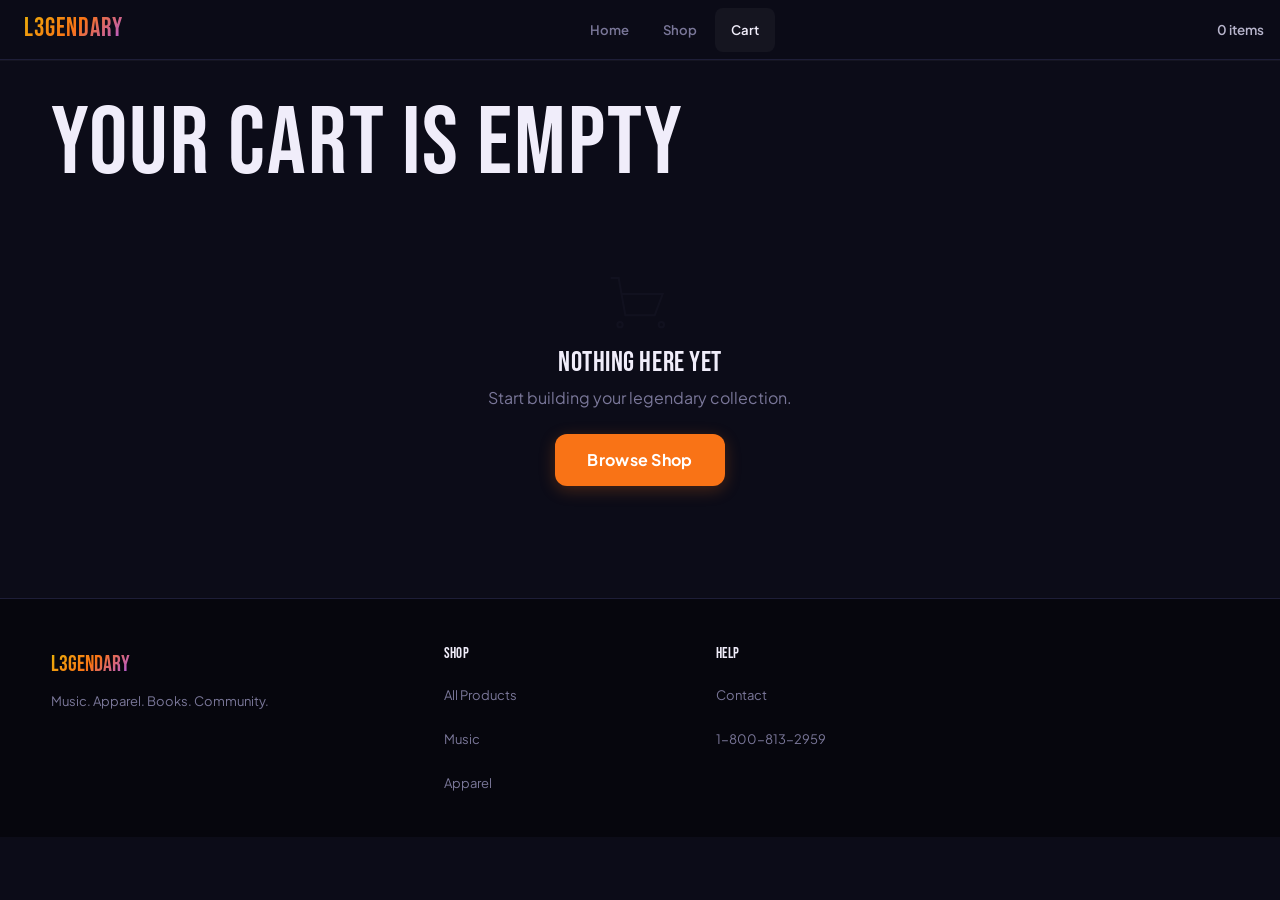
<file: cart.html>
<!DOCTYPE html>
<html lang="en">
<head>
<meta charset="UTF-8">
<meta name="viewport" content="width=device-width,initial-scale=1,viewport-fit=cover">
<title>Cart — L3GENDARY</title>
<link rel="icon" href="data:image/svg+xml,%3Csvg xmlns='http://www.w3.org/2000/svg' viewBox='0 0 64 64'%3E%3Cdefs%3E%3ClinearGradient id='g' x1='0' y1='0' x2='1' y2='1'%3E%3Cstop offset='0%25' stop-color='%23EAB308'/%3E%3Cstop offset='50%25' stop-color='%23F97316'/%3E%3Cstop offset='100%25' stop-color='%23A855F7'/%3E%3C/linearGradient%3E%3C/defs%3E%3Crect width='64' height='64' rx='14' fill='%2306060D'/%3E%3Cpath d='M18 48 L32 16 L46 48Z' fill='none' stroke='url(%23g)' stroke-width='3' stroke-linejoin='round'/%3E%3C/svg%3E">
<link rel="stylesheet" href="css/main.css">
</head>
<body>

<header class="site-head scrolled">
  <a href="index.html" class="head-brand"><span>L3GENDARY</span></a>
  <nav class="head-nav"><a href="index.html" class="nav-link">Home</a><a href="shop.html" class="nav-link">Shop</a><a href="cart.html" class="nav-link active">Cart</a></nav>
  <div class="head-actions">
    <span style="font-weight:600;font-size:0.84rem;color:var(--text-secondary)"><span id="cart-count-top">0</span> items</span>
  </div>
</header>

<main class="cart-page">
  <div class="wrap">
    <h1 id="cart-title">Your Cart</h1>
    <div id="cart-content"></div>
  </div>
</main>

<footer class="site-foot"><div class="wrap">
  <div class="foot-grid">
    <div><div class="foot-brand"><span>L3GENDARY</span></div><p style="font-size:13px;color:var(--text-muted);margin-top:8px">Music. Apparel. Books. Community.</p></div>
    <div class="foot-col"><h4>SHOP</h4><a href="shop.html">All Products</a><a href="shop.html?category=music">Music</a><a href="shop.html?category=apparel">Apparel</a></div>
    <div class="foot-col"><h4>HELP</h4><a href="mailto:Corporate@ldl3gendary.com">Contact</a><a href="tel:+18008132959">1-800-813-2959</a></div>
  </div>
</div></footer>

<div class="toast" id="toast"></div>

<script src="js/data.js"></script>
<script src="js/cart.js"></script>
<script>
document.getElementById('cart-count-top').textContent=cart.count;

function renderCart(){
  const el=document.getElementById('cart-content');
  const title=document.getElementById('cart-title');
  document.getElementById('cart-count-top').textContent=cart.count;

  if(cart.isEmpty){
    title.textContent='Your Cart is Empty';
    el.innerHTML=`<div class="cart-empty-state">
      <div class="cart-empty-icon"><svg class="icon icon-xl" viewBox="0 0 48 48" fill="none" stroke="var(--text-dim)" stroke-width="1.5" opacity="0.3" style="width:64px;height:64px;margin:0 auto"><circle cx="9" cy="41" r="2"/><circle cx="40" cy="41" r="2"/><path d="M2 6h6l5 28h22l6-16H10"/></svg></div>
      <h3>Nothing here yet</h3>
      <p>Start building your legendary collection.</p>
      <a href="shop.html" class="btn btn-accent btn-lg tappable">Browse Shop</a>
    </div>`;
    return;
  }

  title.textContent=`Your Cart (${cart.count})`;
  el.innerHTML=`
    <div class="cart-layout">
      <div class="cart-items-list">
        ${cart.items.map(i=>`
          <div class="cart-item-row">
            <div class="cart-item-img" style="background:${i.color||'var(--bg)'}">
              ${i.image?`<img src="${i.image}" alt="${i.name}" onerror="this.style.display='none';this.parentElement.innerHTML='<svg class=icon viewBox=\\'0 0 24 24\\' fill=none stroke=currentColor stroke-width=2><circle cx=5 cy=17 r=3/><circle cx=17 cy=9 r=3/><line x1=8 y1=17 x2=18 y2=9/></svg>'">`:'<svg class="icon icon-sm" viewBox="0 0 24 24" fill="none" stroke="currentColor" stroke-width="2" opacity="0.3"><circle cx="5" cy="17" r="3"/><circle cx="17" cy="9" r="3"/><line x1="8" y1="17" x2="18" y2="9"/></svg>'}
            </div>
            <div class="cart-item-detail">
              <div class="ci-name">${i.name}</div>
              <div class="ci-meta">${i.artist}${i.variant?` · ${i.variant}`:''} &nbsp;·&nbsp; $${i.price.toFixed(2)} each</div>
              <div style="display:flex;align-items:center;gap:8px;margin-top:8px">
                <div class="cart-item-controls">
                  <button class="qty-btn tappable" onclick="cart.updateQty(${i.id},${i.qty-1},${i.variant?`'${i.variant}'`:'null'});renderCart()" aria-label="Decrease">−</button>
                  <input class="qty-input" value="${i.qty}" readonly aria-label="Quantity">
                  <button class="qty-btn tappable" onclick="cart.updateQty(${i.id},${i.qty+1},${i.variant?`'${i.variant}'`:'null'});renderCart()" aria-label="Increase">+</button>
                </div>
                <button class="ci-remove tappable" onclick="cart.remove(${i.id},${i.variant?`'${i.variant}'`:'null'});renderCart()" aria-label="Remove item" title="Remove">×</button>
              </div>
            </div>
            <div class="ci-price">$${(i.price*i.qty).toFixed(2)}</div>
          </div>
        `).join('')}
      </div>
      <div class="cart-summary-card">
        <h3>Order Summary</h3>
        <div class="summary-row"><span>Subtotal</span><span>$${cart.subtotal.toFixed(2)}</span></div>
        <div class="summary-row"><span>Tax (est.)</span><span>$${cart.tax.toFixed(2)}</span></div>
        <div class="summary-row"><span>Shipping</span><span>${cart.shipping===0?'<span style="color:var(--success)">Free</span>':`$${cart.shipping.toFixed(2)}`}</span></div>
        <div class="summary-row divider"><span>Total</span><span>$${cart.total.toFixed(2)}</span></div>
        ${cart.subtotal<75?`<p class="ship-hint">Add <strong>$${(75-cart.subtotal).toFixed(2)}</strong> more for free shipping</p>`:''}
        <a href="checkout.html" class="btn btn-accent btn-block tappable" style="margin-top:16px">Proceed to Checkout →</a>
        <button class="btn btn-ghost btn-block tappable" style="margin-top:8px" onclick="cart.clear();renderCart();showToast('Cart cleared')">Clear Cart</button>
      </div>
    </div>
  `;
}

renderCart();
cart.onChange(()=>renderCart());

function showToast(msg){const t=document.getElementById('toast');t.textContent=msg;t.classList.add('show');setTimeout(()=>t.classList.remove('show'),2800)}
</script>
</body>
</html>
</file>
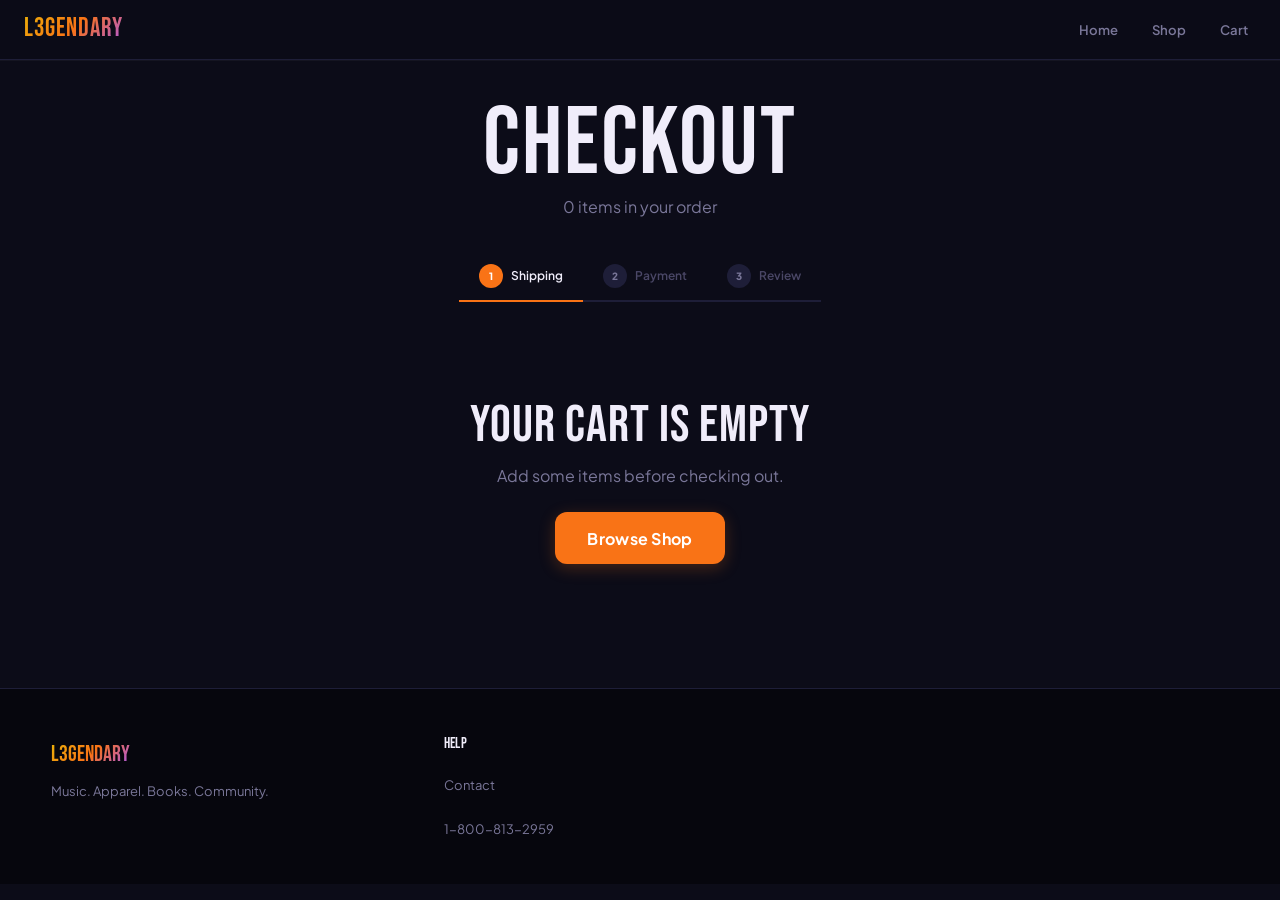
<file: checkout.html>
<!DOCTYPE html>
<html lang="en">
<head>
<meta charset="UTF-8">
<meta name="viewport" content="width=device-width,initial-scale=1,viewport-fit=cover">
<title>Checkout — L3GENDARY</title>
<link rel="icon" href="data:image/svg+xml,%3Csvg xmlns='http://www.w3.org/2000/svg' viewBox='0 0 64 64'%3E%3Cdefs%3E%3ClinearGradient id='g' x1='0' y1='0' x2='1' y2='1'%3E%3Cstop offset='0%25' stop-color='%23EAB308'/%3E%3Cstop offset='50%25' stop-color='%23F97316'/%3E%3Cstop offset='100%25' stop-color='%23A855F7'/%3E%3C/linearGradient%3E%3C/defs%3E%3Crect width='64' height='64' rx='14' fill='%2306060D'/%3E%3Cpath d='M18 48 L32 16 L46 48Z' fill='none' stroke='url(%23g)' stroke-width='3' stroke-linejoin='round'/%3E%3C/svg%3E">
<link rel="stylesheet" href="css/main.css">
</head>
<body>

<header class="site-head scrolled">
  <a href="index.html" class="head-brand"><span>L3GENDARY</span></a>
  <nav class="head-nav"><a href="index.html" class="nav-link">Home</a><a href="shop.html" class="nav-link">Shop</a><a href="cart.html" class="nav-link">Cart</a></nav>
</header>

<main class="checkout-page">
  <div class="wrap">
    <h1 style="text-align:center;margin-bottom:4px">Checkout</h1>
    <p style="text-align:center;color:var(--text-muted);margin-bottom:var(--space-8)" id="chk-count"></p>

    <div class="checkout-steps" id="chk-steps">
      <div class="checkout-step active" id="step-1"><span class="step-dot">1</span>Shipping</div>
      <div class="checkout-step" id="step-2"><span class="step-dot">2</span>Payment</div>
      <div class="checkout-step" id="step-3"><span class="step-dot">3</span>Review</div>
    </div>

    <div id="checkout-content"></div>
  </div>
</main>

<footer class="site-foot"><div class="wrap">
  <div class="foot-grid">
    <div><div class="foot-brand"><span>L3GENDARY</span></div><p style="font-size:13px;color:var(--text-muted);margin-top:8px">Music. Apparel. Books. Community.</p></div>
    <div class="foot-col"><h4>HELP</h4><a href="mailto:Corporate@ldl3gendary.com">Contact</a><a href="tel:+18008132959">1-800-813-2959</a></div>
  </div>
</div></footer>

<div class="toast" id="toast"></div>

<script src="js/data.js"></script>
<script src="js/cart.js"></script>
<script>
document.getElementById('chk-count').textContent=`${cart.count} item${cart.count!==1?'s':''} in your order`;

let step=1;
const el=document.getElementById('checkout-content');

/* Form data store */
const formData={};

function orderSummaryHTML(){
  return `<div class="order-summary-card">
    <h3>Your Order</h3>
    ${cart.items.map(i=>`
      <div class="order-summary-item">
        <div class="order-summary-img" style="background:${i.color||'var(--bg)'}">${i.image?`<img src="${i.image}" alt="${i.name}">`:'📦'}</div>
        <div style="flex:1;min-width:0"><div style="font-weight:600;font-size:12px;white-space:nowrap;overflow:hidden;text-overflow:ellipsis">${i.name}</div><div style="font-size:10px;color:var(--text-muted)">Qty: ${i.qty}${i.variant?` · ${i.variant}`:''}</div></div>
        <div style="font-weight:700;font-size:12px">$${(i.price*i.qty).toFixed(2)}</div>
      </div>
    `).join('')}
    <div class="summary-row" style="margin-top:12px"><span>Subtotal</span><span>$${cart.subtotal.toFixed(2)}</span></div>
    <div class="summary-row"><span>Tax</span><span>$${cart.tax.toFixed(2)}</span></div>
    <div class="summary-row"><span>Shipping</span><span>${cart.shipping===0?'Free':`$${cart.shipping.toFixed(2)}`}</span></div>
    <div class="summary-row divider"><span>Total</span><span>$${cart.total.toFixed(2)}</span></div>
  </div>`;
}

function updateSteps(){
  document.querySelectorAll('.checkout-step').forEach(s=>s.classList.remove('active','done'));
  for(let i=1;i<=3;i++){
    const s=document.getElementById('step-'+i);
    if(i<step)s.classList.add('done');
    if(i===step)s.classList.add('active');
  }
}

function validateStep1(){
  const fields=['ship-first','ship-last','ship-email','ship-addr','ship-city','ship-state','ship-zip'];
  let valid=true;
  fields.forEach(id=>{
    const input=document.getElementById(id);
    if(!input)return;
    const v=input.value.trim();
    if(!v){input.classList.add('error');valid=false}else{input.classList.remove('error')}
  });
  const email=document.getElementById('ship-email');
  if(email&&email.value.trim()&&!/^[^\s@]+@[^\s@]+\.[^\s@]+$/.test(email.value.trim())){email.classList.add('error');valid=false}
  return valid;
}

function collectForm(prefix,fields){
  fields.forEach(id=>{const el=document.getElementById(prefix+id);if(el)formData[id]=el.value.trim()});
}

function render(){
  updateSteps();
  const summary=orderSummaryHTML();

  if(cart.isEmpty){
    el.innerHTML=`<div style="grid-column:1/-1;text-align:center;padding:60px 0"><h2>Your cart is empty</h2><p style="color:var(--text-muted);margin:12px 0 24px">Add some items before checking out.</p><a href="shop.html" class="btn btn-accent btn-lg tappable">Browse Shop</a></div>`;
    return;
  }

  if(step===1){
    el.innerHTML=`<div class="checkout-grid">
      <div class="checkout-form">
        <h3 style="font-family:var(--font-display);font-size:1.2rem;margin-bottom:4px;letter-spacing:0.04em">Shipping Information</h3>
        <div class="form-row"><div class="form-field"><label for="ship-first">First Name</label><input id="ship-first" placeholder="Tavius" value="${formData['ship-first']||''}"><span class="field-error">Required</span></div><div class="form-field"><label for="ship-last">Last Name</label><input id="ship-last" placeholder="Leverett" value="${formData['ship-last']||''}"><span class="field-error">Required</span></div></div>
        <div class="form-field"><label for="ship-email">Email</label><input type="email" id="ship-email" placeholder="you@email.com" value="${formData['ship-email']||''}"><span class="field-error">Valid email required</span></div>
        <div class="form-field"><label for="ship-phone">Phone</label><input type="tel" id="ship-phone" placeholder="(863) 555-0123" value="${formData['ship-phone']||''}"></div>
        <div class="form-field"><label for="ship-addr">Address</label><input id="ship-addr" placeholder="123 Main St" value="${formData['ship-addr']||''}"><span class="field-error">Required</span></div>
        <div class="form-row"><div class="form-field"><label for="ship-city">City</label><input id="ship-city" placeholder="Lakeland" value="${formData['ship-city']||''}"><span class="field-error">Required</span></div><div class="form-field"><label for="ship-state">State</label><select id="ship-state"><option value="">—</option><option value="FL" ${(formData['ship-state']||'FL')==='FL'?'selected':''}>Florida</option><option value="GA" ${formData['ship-state']==='GA'?'selected':''}>Georgia</option><option value="AL" ${formData['ship-state']==='AL'?'selected':''}>Alabama</option></select></div></div>
        <div class="form-row"><div class="form-field"><label for="ship-zip">ZIP Code</label><input id="ship-zip" placeholder="33801" value="${formData['ship-zip']||''}"><span class="field-error">Required</span></div></div>
        <button class="btn btn-accent btn-lg tappable" onclick="goNext()">Continue to Payment →</button>
      </div>${summary}
    </div>`;
  }else if(step===2){
    el.innerHTML=`<div class="checkout-grid">
      <div class="checkout-form">
        <h3 style="font-family:var(--font-display);font-size:1.2rem;margin-bottom:4px;letter-spacing:0.04em">Payment Method</h3>
        <div class="form-field"><label for="pay-card">Card Number</label><input id="pay-card" placeholder="4242 4242 4242 4242" value="${formData['pay-card']||''}"><span class="field-error">Required</span></div>
        <div class="form-row"><div class="form-field"><label for="pay-expiry">Expiry</label><input id="pay-expiry" placeholder="MM/YY" value="${formData['pay-expiry']||''}"><span class="field-error">Required</span></div><div class="form-field"><label for="pay-cvc">CVC</label><input id="pay-cvc" placeholder="123" value="${formData['pay-cvc']||''}"><span class="field-error">Required</span></div></div>
        <div class="form-field"><label for="pay-name">Name on Card</label><input id="pay-name" placeholder="Tavius Leverett" value="${formData['pay-name']||''}"><span class="field-error">Required</span></div>
        <p style="font-size:11px;color:var(--text-dim);margin-top:8px">🔒 This is a demo checkout. No real payment is processed.</p>
        <button class="btn btn-accent btn-lg tappable" onclick="goNext()">Review Order →</button>
        <button class="btn btn-ghost tappable" style="margin-top:8px" onclick="step--;render();window.scrollTo(0,0)">← Back to Shipping</button>
      </div>${summary}
    </div>`;
  }else{
    el.innerHTML=`<div class="checkout-grid">
      <div class="checkout-form checkout-confirm">
        <div class="confirm-icon"><svg class="icon icon-xl" viewBox="0 0 48 48" fill="none" stroke="var(--success)" stroke-width="3" style="width:56px;height:56px;margin:0 auto"><circle cx="24" cy="24" r="20"/><polyline points="14,24 21,31 35,18"/></svg></div>
        <h3 style="font-family:var(--font-display);font-size:1.4rem;margin-bottom:8px;color:var(--text)">Ready to Place Order?</h3>
        <p style="color:var(--text-muted);margin-bottom:4px"><strong>Ship to:</strong> ${formData['ship-first']} ${formData['ship-last']}, ${formData['ship-addr']}, ${formData['ship-city']}, ${formData['ship-state']} ${formData['ship-zip']}</p>
        <p style="color:var(--text-muted);margin-bottom:4px"><strong>Email:</strong> ${formData['ship-email']}</p>
        <p style="color:var(--text-muted);margin-bottom:20px"><strong>Payment:</strong> Card ending in ${(formData['pay-card']||'4242').slice(-4)}</p>
        <button class="btn btn-accent btn-lg btn-block tappable" onclick="placeOrder()">Place Order — $${cart.total.toFixed(2)}</button>
        <button class="btn btn-ghost tappable" style="margin-top:8px;width:100%" onclick="step--;render();window.scrollTo(0,0)">← Back to Payment</button>
      </div>${summary}
    </div>`;
  }
}

function goNext(){
  if(step===1){
    collectForm('ship-',['first','last','email','phone','addr','city','state','zip']);
    if(!validateStep1()){showToast('Please fill in all required fields');return}
  }
  if(step===2){
    collectForm('pay-',['card','expiry','cvc','name']);
    const fields=['pay-card','pay-expiry','pay-cvc','pay-name'];
    let ok=true;
    fields.forEach(id=>{const el=document.getElementById(id);if(el&&!el.value.trim()){el.classList.add('error');ok=false}});
    if(!ok){showToast('Please fill in all payment fields');return}
  }
  step++;render();window.scrollTo(0,0);
}

function placeOrder(){
  const orderId='L3-'+Date.now().toString(36).toUpperCase();
  el.innerHTML=`<div style="grid-column:1/-1;text-align:center;padding:60px 0" class="checkout-confirm">
    <div class="confirm-icon"><svg class="icon icon-xl" viewBox="0 0 48 48" fill="none" stroke="var(--success)" stroke-width="3" style="width:64px;height:64px;margin:0 auto 16px"><circle cx="24" cy="24" r="20"/><polyline points="14,24 21,31 35,18"/></svg></div>
    <h2>Order Confirmed!</h2>
    <p style="color:var(--text-muted);margin:12px 0 4px">Your order has been placed and a confirmation has been sent to <strong>${formData['ship-email']||'your email'}</strong>.</p>
    <p style="color:var(--text-dim);font-size:13px;font-family:var(--font-mono);margin-bottom:24px">Order #${orderId}</p>
    <div style="display:flex;gap:12px;justify-content:center;flex-wrap:wrap">
      <a href="shop.html" class="btn btn-accent tappable">Continue Shopping</a>
      <a href="index.html" class="btn btn-ghost tappable">Back to Home</a>
    </div>
  </div>`;
  cart.clear();
  showToast('Order placed! Confirmation sent to your email.');
}

if(cart.isEmpty){render()}else{render()}

function showToast(msg){const t=document.getElementById('toast');t.textContent=msg;t.classList.add('show');setTimeout(()=>t.classList.remove('show'),2800)}
</script>
</body>
</html>
</file>
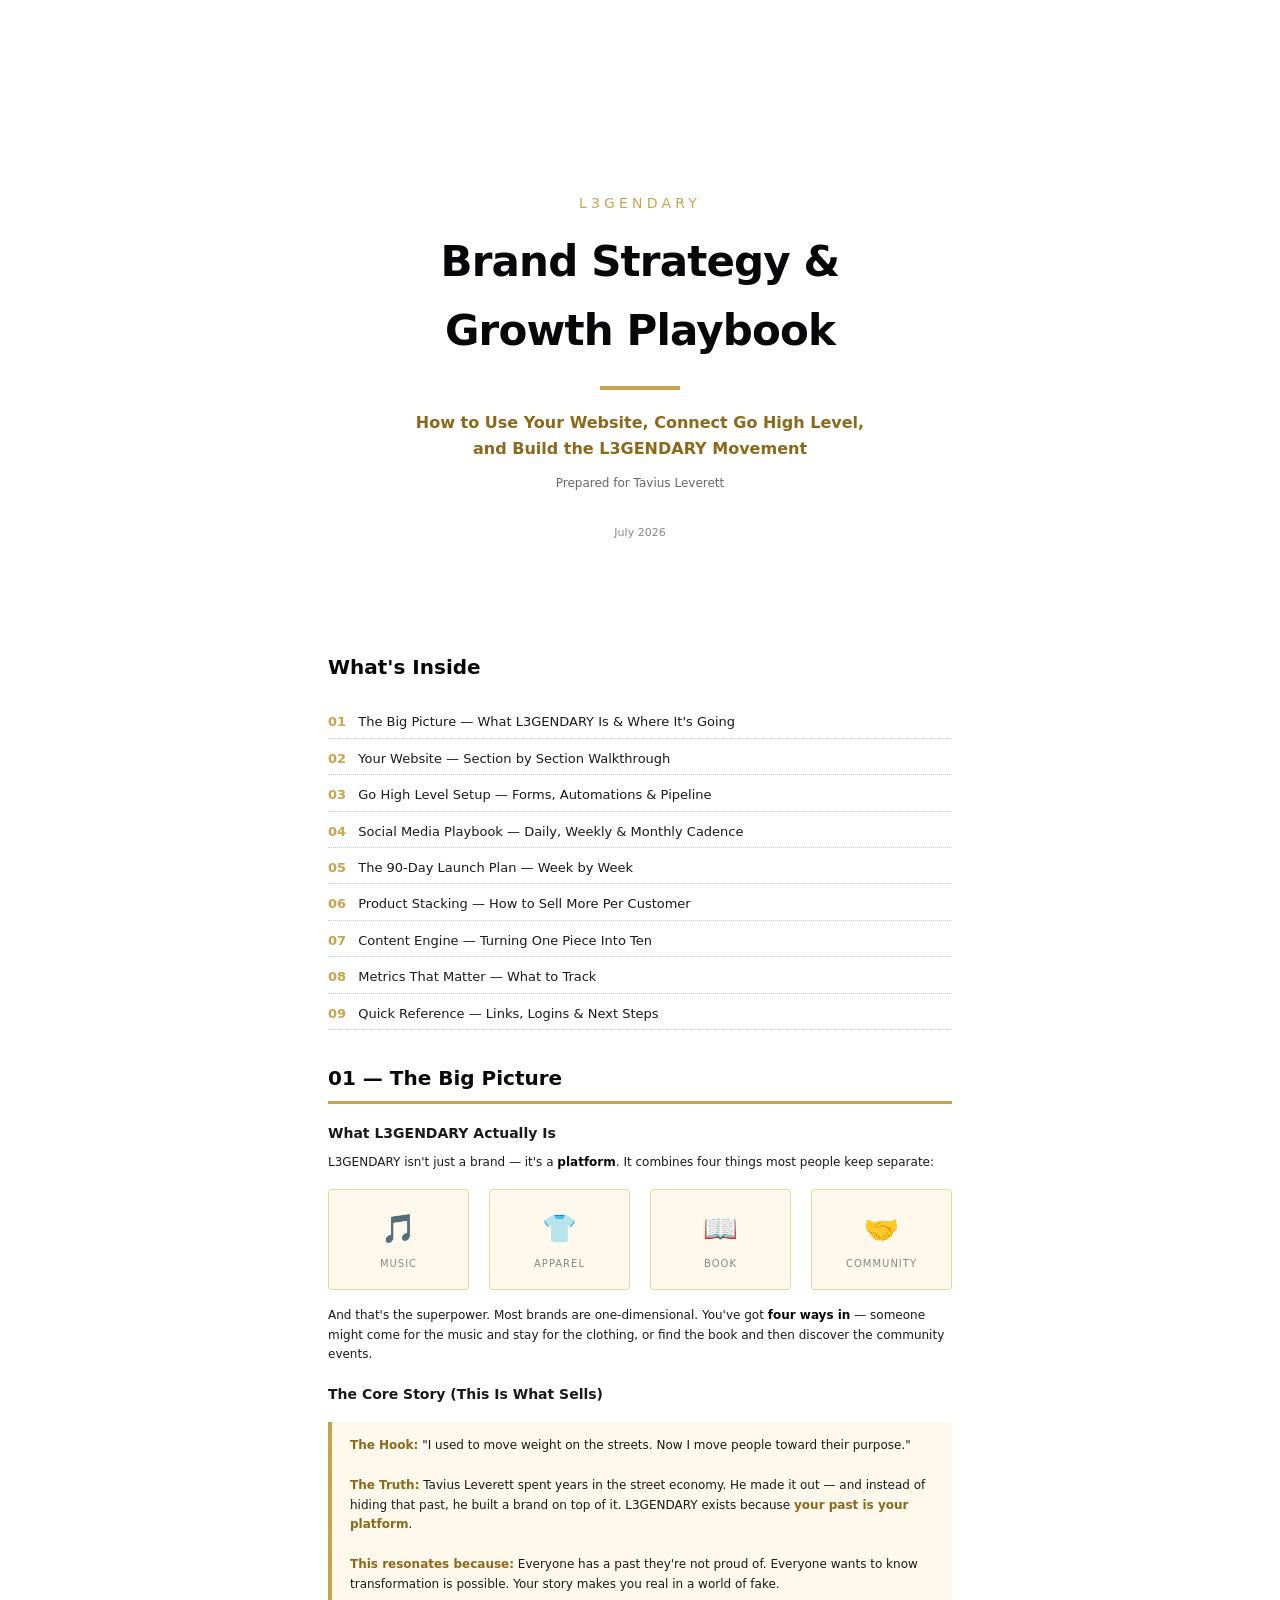
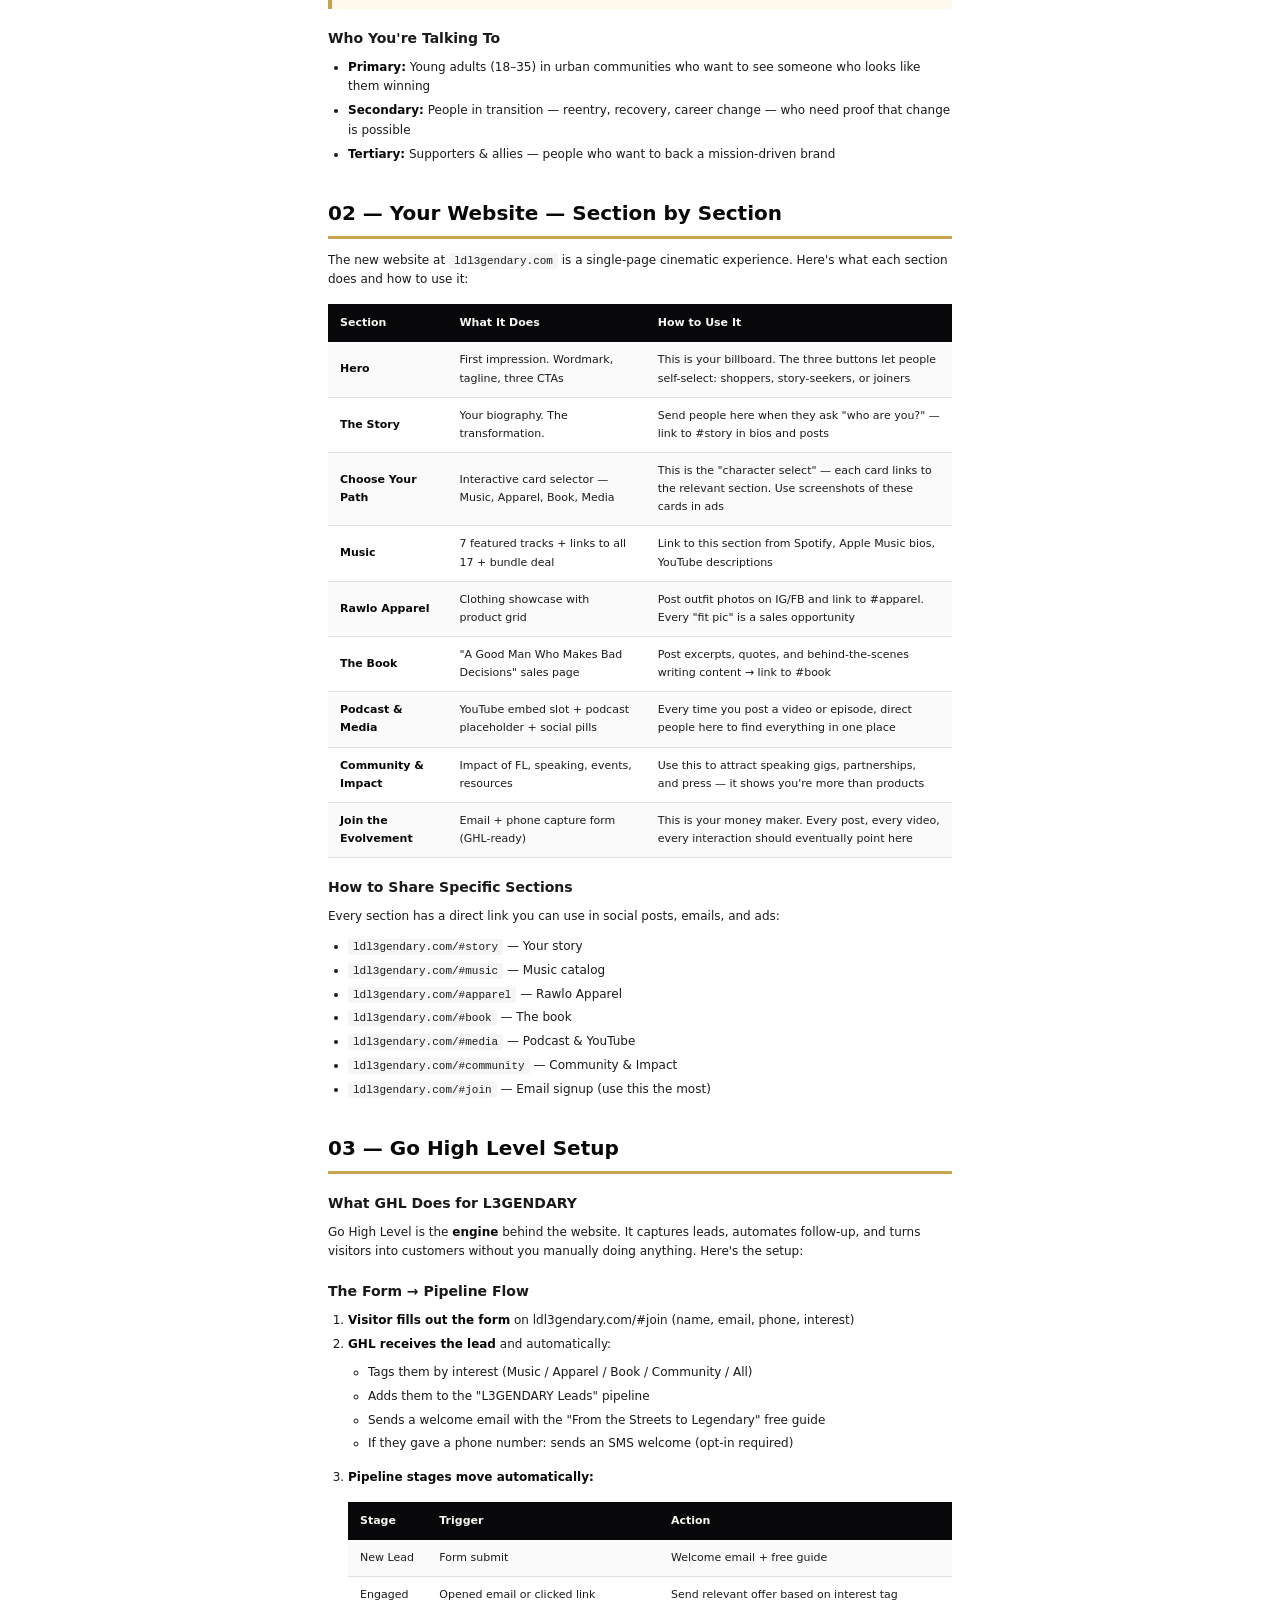
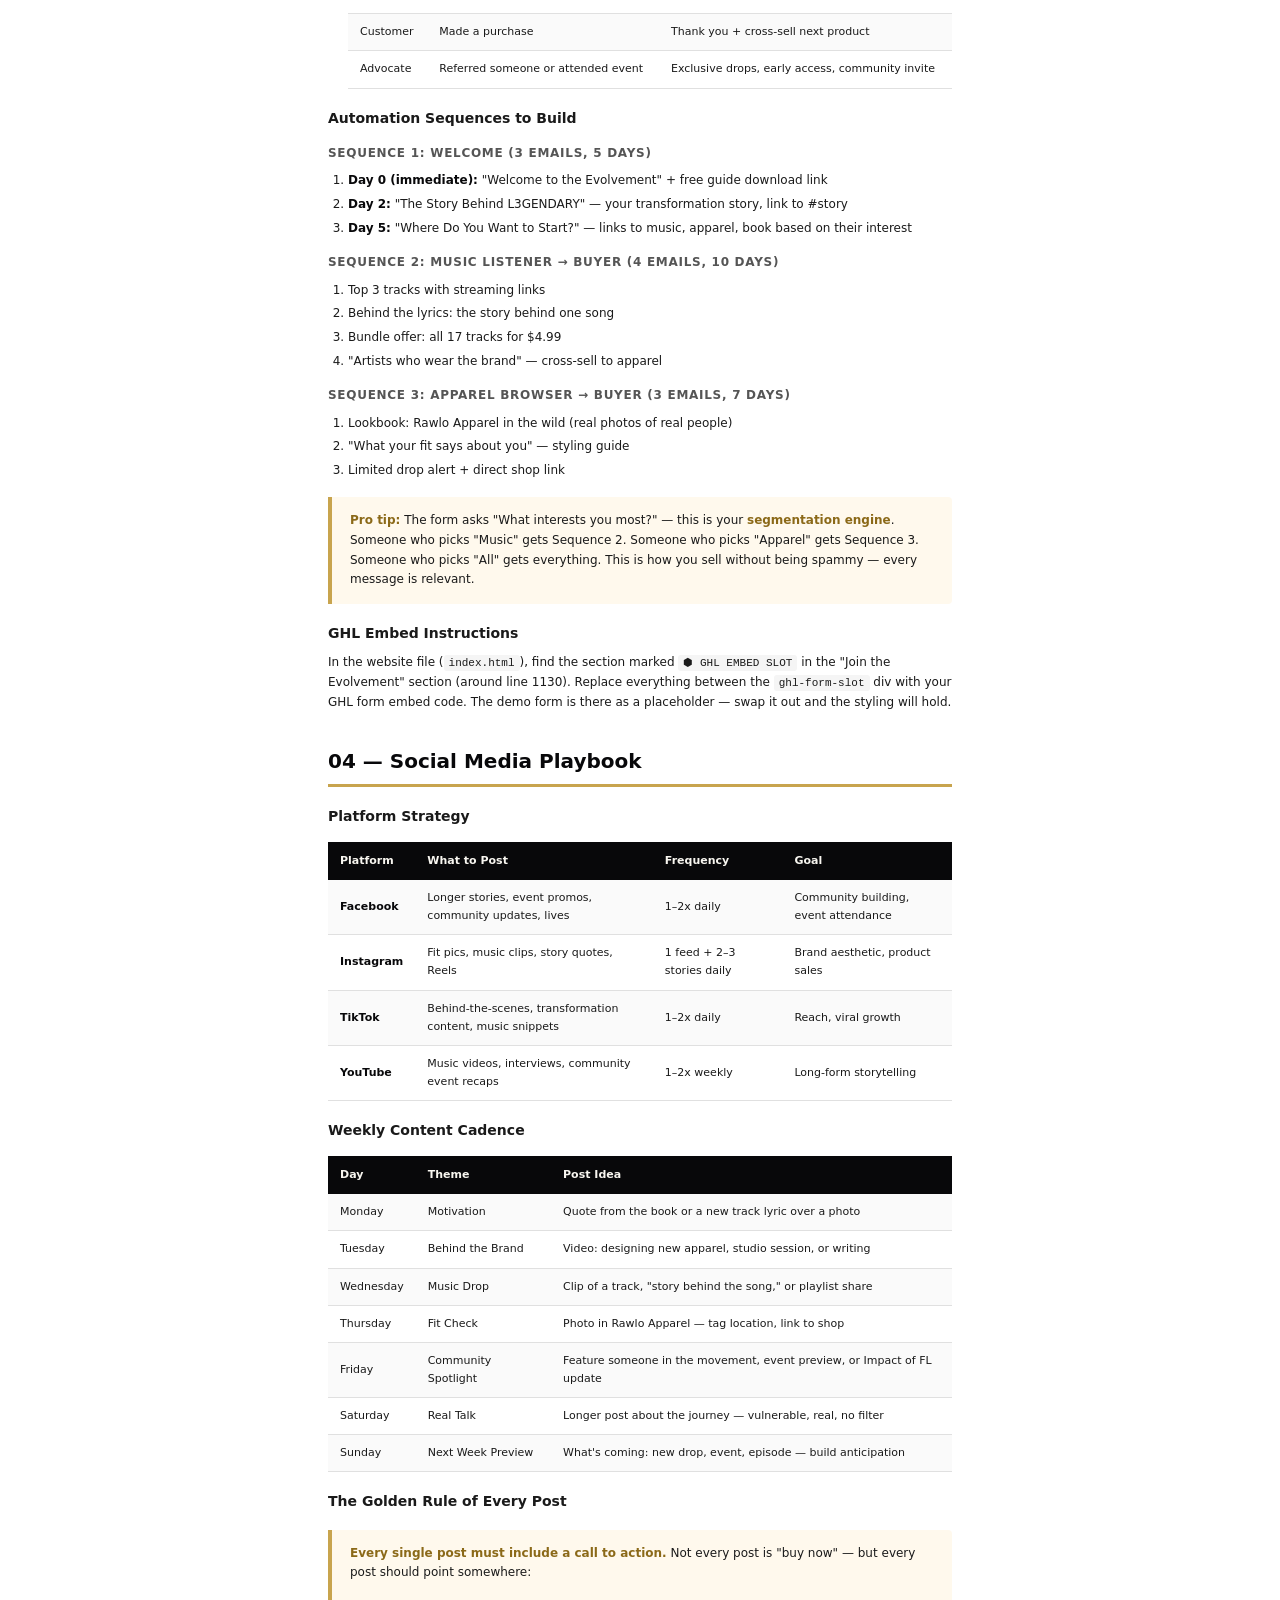
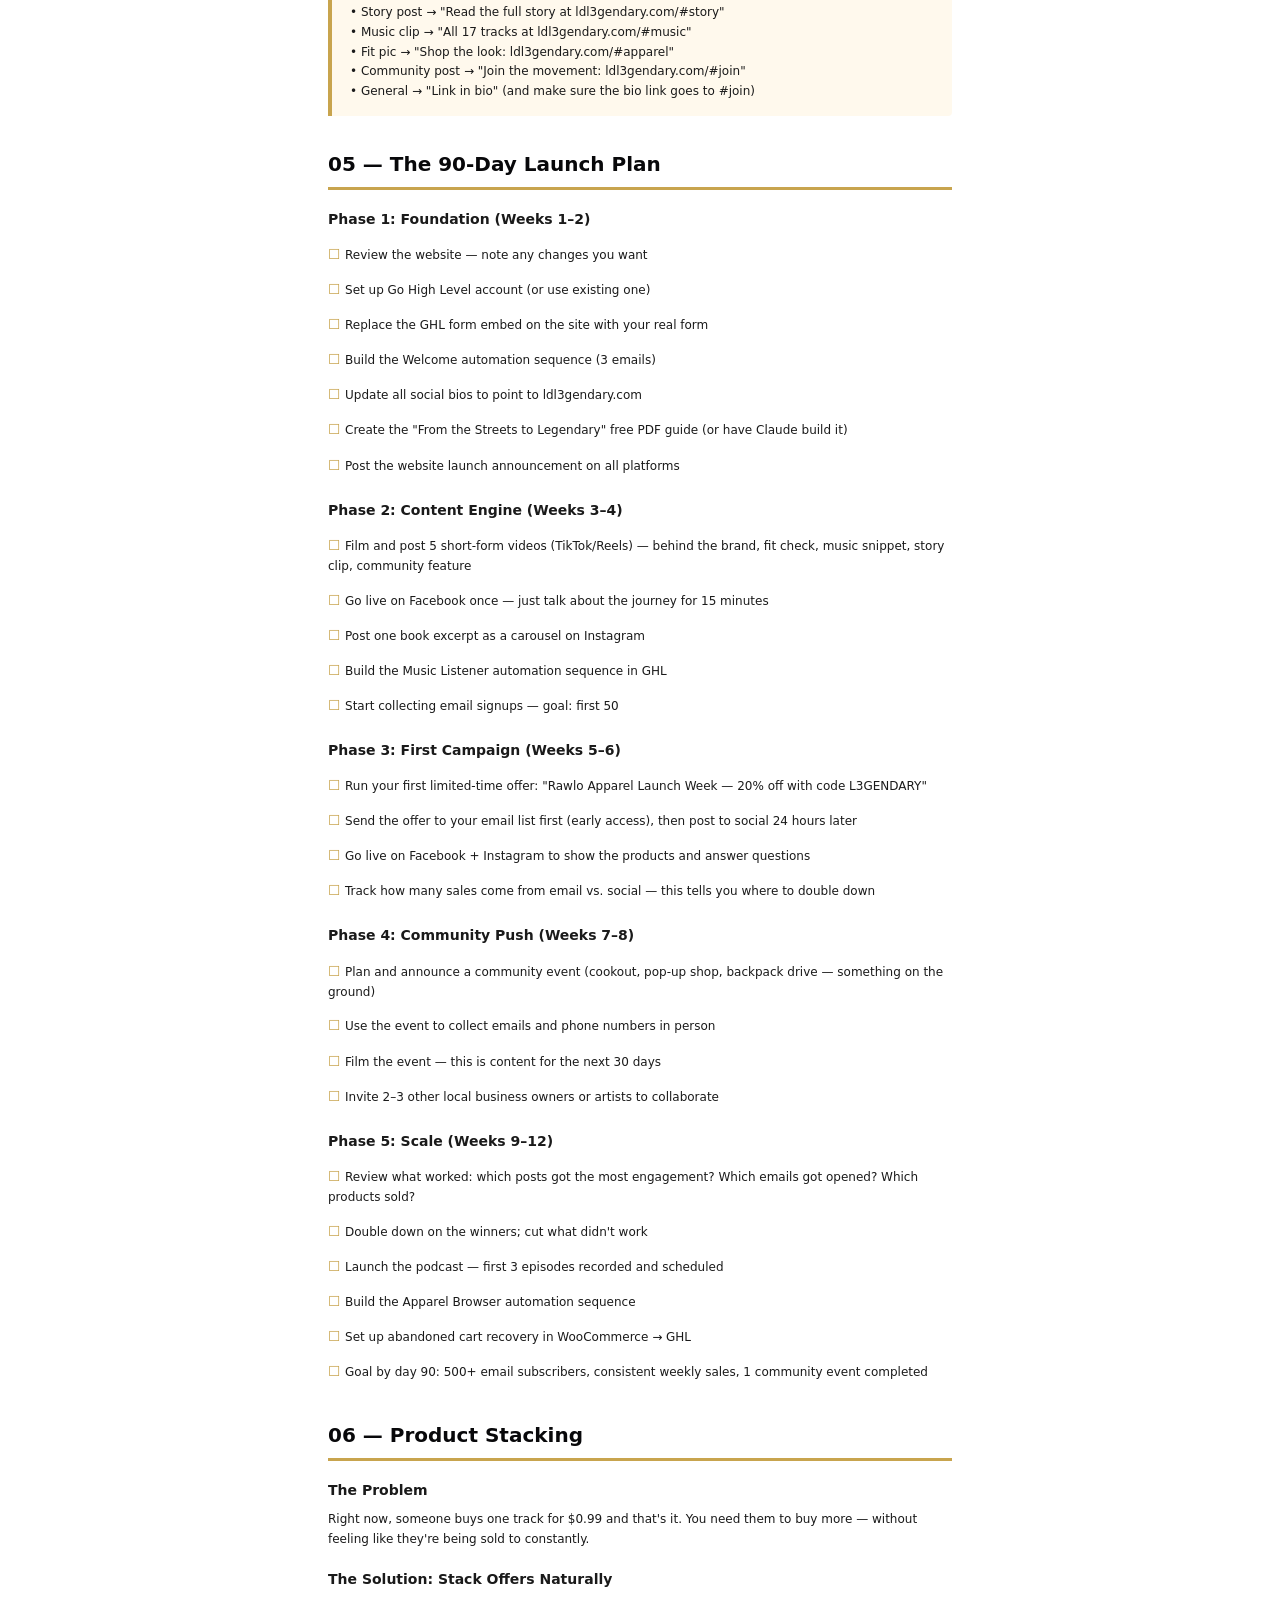
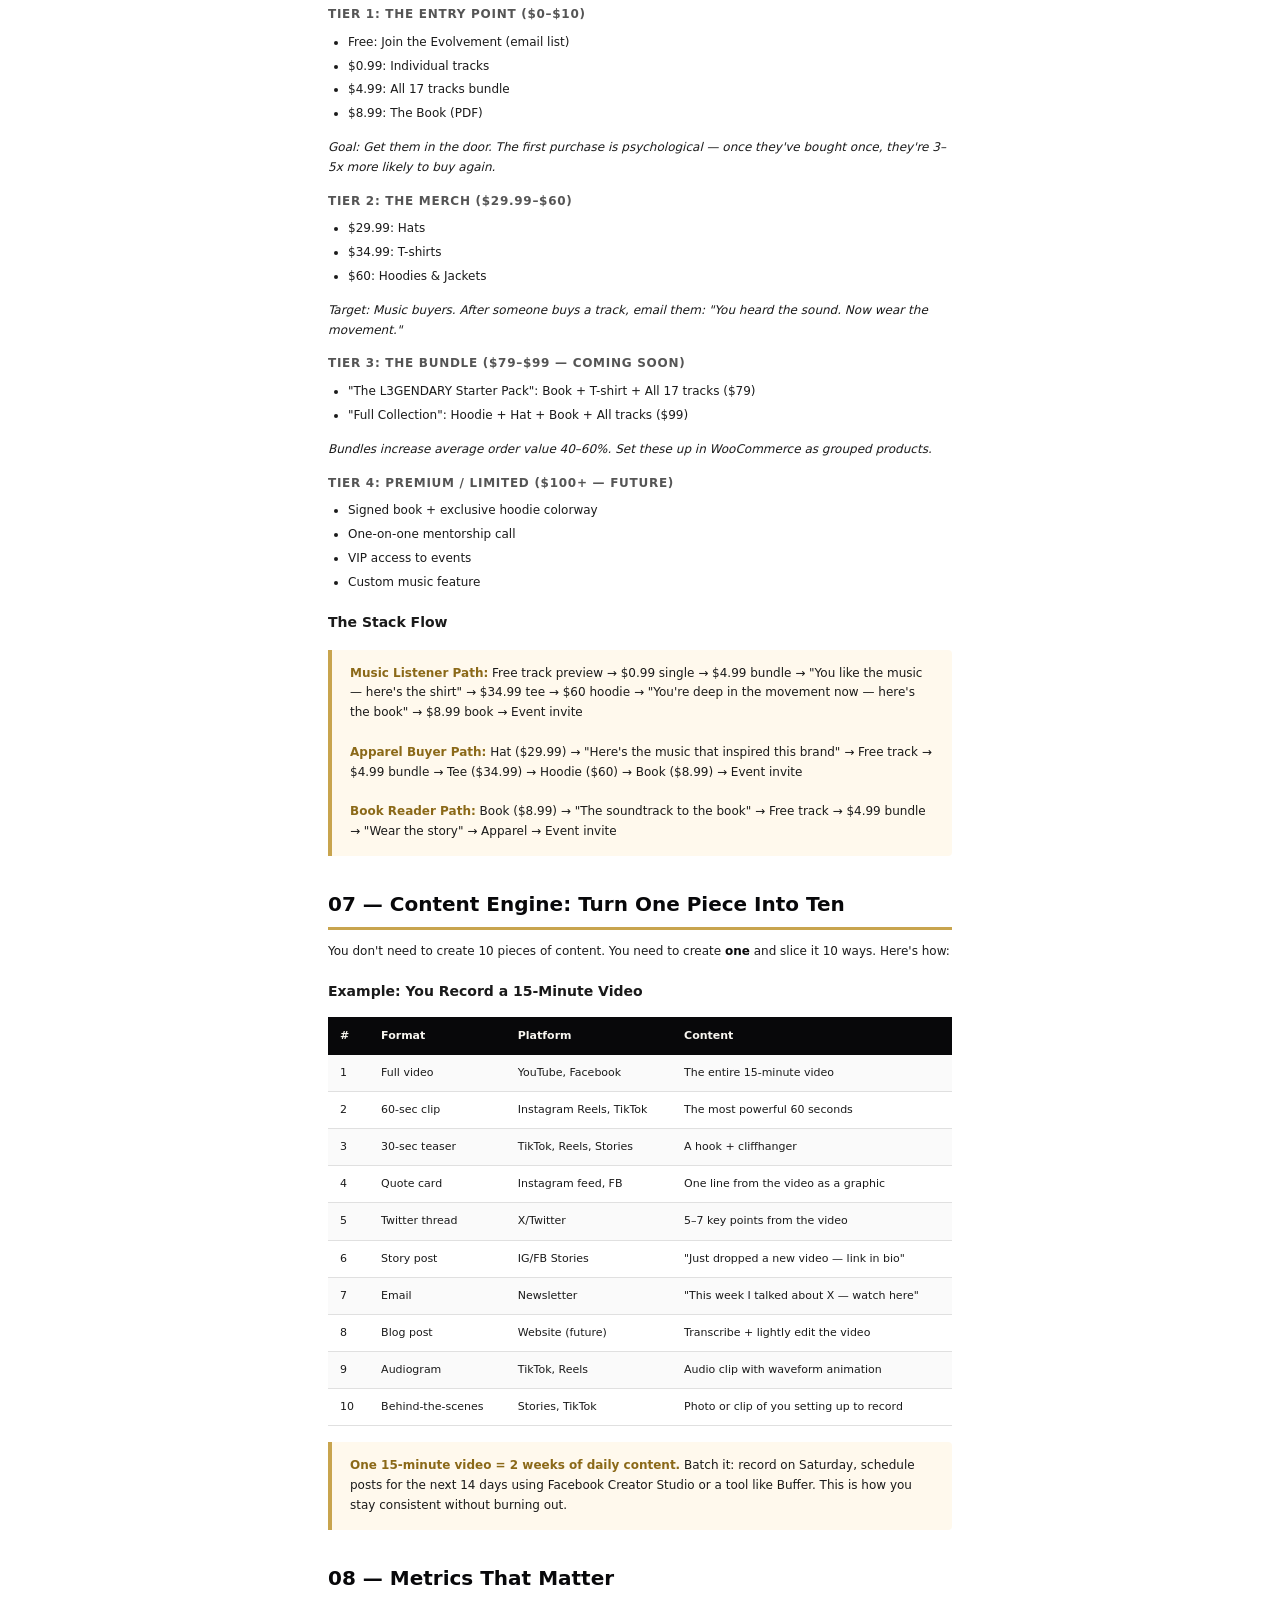
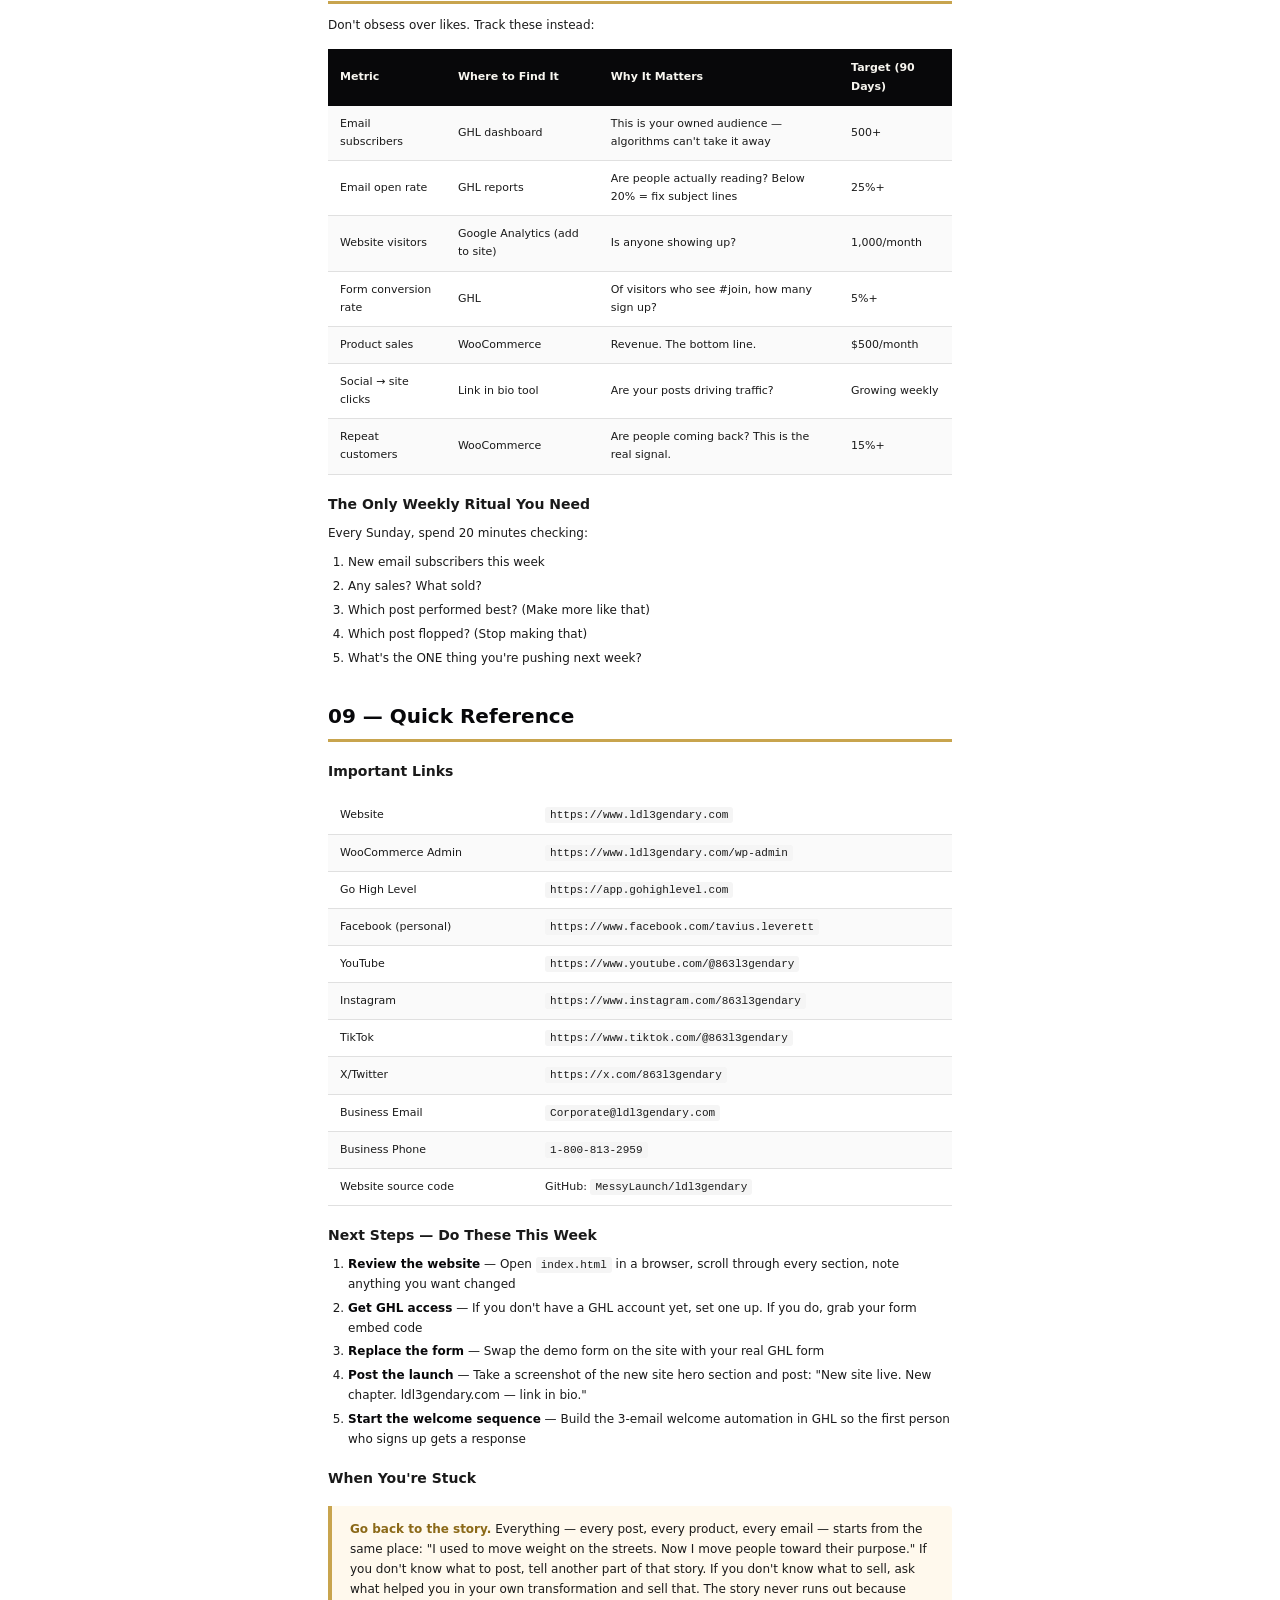
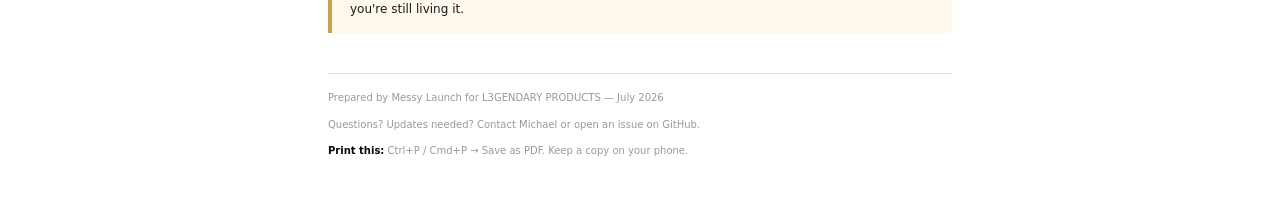
<file: L3GENDARY-Strategy-Playbook.html>
<!DOCTYPE html>
<html lang="en">
<head>
<meta charset="UTF-8">
<title>L3GENDARY — Brand Strategy & Growth Playbook</title>
<style>
  @page { margin: 0.6in; size: letter; }
  * { margin: 0; padding: 0; box-sizing: border-box; }
  body {
    font-family: 'Inter', system-ui, -apple-system, sans-serif;
    font-size: 12px; line-height: 1.65; color: #1a1a1a;
    max-width: 7.5in; margin: 0 auto; padding: 0.5in;
    -webkit-print-color-adjust: exact; print-color-adjust: exact;
  }
  h1 { font-size: 32px; font-weight: 900; margin-bottom: 4px; color: #08080A; letter-spacing: -0.02em; }
  h2 { font-size: 20px; font-weight: 800; margin: 32px 0 12px; color: #08080A; border-bottom: 3px solid #C8A44E; padding-bottom: 6px; page-break-after: avoid; }
  h3 { font-size: 14px; font-weight: 700; margin: 18px 0 8px; color: #1a1a1a; page-break-after: avoid; }
  h4 { font-size: 12px; font-weight: 700; margin: 14px 0 6px; color: #555; text-transform: uppercase; letter-spacing: 0.06em; }
  p { margin-bottom: 10px; }
  ul, ol { margin: 8px 0 14px 20px; }
  li { margin-bottom: 4px; }
  strong { color: #08080A; }
  .cover { text-align: center; padding: 1.5in 0 0.8in; page-break-after: always; }
  .cover h1 { font-size: 42px; margin-bottom: 8px; }
  .cover .subtitle { font-size: 16px; color: #8B6918; font-weight: 600; margin-bottom: 6px; }
  .cover .date { font-size: 11px; color: #888; margin-top: 30px; }
  .cover .gold-line { width: 80px; height: 4px; background: #C8A44E; margin: 20px auto; }
  .toc { page-break-after: always; }
  .toc h2 { border: none; margin-bottom: 16px; }
  .toc ul { list-style: none; margin-left: 0; }
  .toc li { padding: 5px 0; border-bottom: 1px dotted #ccc; font-size: 13px; }
  .toc .toc-num { font-weight: 700; color: #C8A44E; margin-right: 8px; }
  .callout {
    background: #FFF9ED; border-left: 4px solid #C8A44E;
    padding: 14px 18px; margin: 16px 0; border-radius: 0 4px 4px 0;
  }
  .callout strong { color: #8B6918; }
  .checklist { list-style: none; margin-left: 0; }
  .checklist li { padding: 4px 0; }
  .checklist li::before { content: '☐ '; color: #C8A44E; font-size: 14px; }
  .table { width: 100%; border-collapse: collapse; margin: 14px 0; font-size: 11px; }
  .table th { background: #08080A; color: #F8F6F0; padding: 10px 12px; text-align: left; font-weight: 600; }
  .table td { padding: 9px 12px; border-bottom: 1px solid #e0e0e0; }
  .table tr:nth-child(even) td { background: #fafafa; }
  .stat-row { display: flex; gap: 20px; margin: 16px 0; page-break-inside: avoid; }
  .stat-box { flex: 1; text-align: center; padding: 16px; background: #FFF9ED; border: 1px solid #E8D5A0; border-radius: 4px; }
  .stat-box .num { font-size: 28px; font-weight: 900; color: #C8A44E; }
  .stat-box .label { font-size: 10px; text-transform: uppercase; color: #888; letter-spacing: 0.1em; margin-top: 4px; }
  .page-break { page-break-before: always; }
  .footer-note { margin-top: 40px; padding-top: 16px; border-top: 1px solid #ddd; font-size: 10px; color: #999; }
  code { background: #f5f5f5; padding: 2px 5px; border-radius: 3px; font-size: 11px; }
  .emoji-bullet { margin-right: 6px; }

  @media print {
    body { padding: 0; }
    .no-print { display: none; }
  }
</style>
</head>
<body>

<!-- ======== COVER ======== -->
<div class="cover">
  <div style="font-size:14px;text-transform:uppercase;letter-spacing:0.3em;color:#C8A44E;margin-bottom:12px">L3GENDARY</div>
  <h1>Brand Strategy &<br>Growth Playbook</h1>
  <div class="gold-line"></div>
  <div class="subtitle">How to Use Your Website, Connect Go High Level,<br>and Build the L3GENDARY Movement</div>
  <div style="font-size:12px;color:#666;margin-top:12px">Prepared for Tavius Leverett</div>
  <div class="date">July 2026</div>
</div>

<!-- ======== TABLE OF CONTENTS ======== -->
<div class="toc">
  <h2>What's Inside</h2>
  <ul>
    <li><span class="toc-num">01</span> The Big Picture — What L3GENDARY Is & Where It's Going</li>
    <li><span class="toc-num">02</span> Your Website — Section by Section Walkthrough</li>
    <li><span class="toc-num">03</span> Go High Level Setup — Forms, Automations & Pipeline</li>
    <li><span class="toc-num">04</span> Social Media Playbook — Daily, Weekly & Monthly Cadence</li>
    <li><span class="toc-num">05</span> The 90-Day Launch Plan — Week by Week</li>
    <li><span class="toc-num">06</span> Product Stacking — How to Sell More Per Customer</li>
    <li><span class="toc-num">07</span> Content Engine — Turning One Piece Into Ten</li>
    <li><span class="toc-num">08</span> Metrics That Matter — What to Track</li>
    <li><span class="toc-num">09</span> Quick Reference — Links, Logins & Next Steps</li>
  </ul>
</div>

<!-- ======== 01 — THE BIG PICTURE ======== -->
<h2>01 — The Big Picture</h2>

<h3>What L3GENDARY Actually Is</h3>
<p>L3GENDARY isn't just a brand — it's a <strong>platform</strong>. It combines four things most people keep separate:</p>

<div class="stat-row">
  <div class="stat-box"><div class="num">🎵</div><div class="label">Music</div></div>
  <div class="stat-box"><div class="num">👕</div><div class="label">Apparel</div></div>
  <div class="stat-box"><div class="num">📖</div><div class="label">Book</div></div>
  <div class="stat-box"><div class="num">🤝</div><div class="label">Community</div></div>
</div>

<p>And that's the superpower. Most brands are one-dimensional. You've got <strong>four ways in</strong> — someone might come for the music and stay for the clothing, or find the book and then discover the community events.</p>

<h3>The Core Story (This Is What Sells)</h3>
<div class="callout">
  <strong>The Hook:</strong> "I used to move weight on the streets. Now I move people toward their purpose."<br><br>
  <strong>The Truth:</strong> Tavius Leverett spent years in the street economy. He made it out — and instead of hiding that past, he built a brand on top of it. L3GENDARY exists because <strong>your past is your platform</strong>.<br><br>
  <strong>This resonates because:</strong> Everyone has a past they're not proud of. Everyone wants to know transformation is possible. Your story makes you real in a world of fake.
</div>

<h3>Who You're Talking To</h3>
<ul>
  <li><strong>Primary:</strong> Young adults (18–35) in urban communities who want to see someone who looks like them winning</li>
  <li><strong>Secondary:</strong> People in transition — reentry, recovery, career change — who need proof that change is possible</li>
  <li><strong>Tertiary:</strong> Supporters & allies — people who want to back a mission-driven brand</li>
</ul>

<!-- ======== 02 — YOUR WEBSITE ======== -->
<div class="page-break"></div>
<h2>02 — Your Website — Section by Section</h2>

<p>The new website at <code>ldl3gendary.com</code> is a single-page cinematic experience. Here's what each section does and how to use it:</p>

<table class="table">
  <tr><th>Section</th><th>What It Does</th><th>How to Use It</th></tr>
  <tr>
    <td><strong>Hero</strong></td>
    <td>First impression. Wordmark, tagline, three CTAs</td>
    <td>This is your billboard. The three buttons let people self-select: shoppers, story-seekers, or joiners</td>
  </tr>
  <tr>
    <td><strong>The Story</strong></td>
    <td>Your biography. The transformation.</td>
    <td>Send people here when they ask "who are you?" — link to #story in bios and posts</td>
  </tr>
  <tr>
    <td><strong>Choose Your Path</strong></td>
    <td>Interactive card selector — Music, Apparel, Book, Media</td>
    <td>This is the "character select" — each card links to the relevant section. Use screenshots of these cards in ads</td>
  </tr>
  <tr>
    <td><strong>Music</strong></td>
    <td>7 featured tracks + links to all 17 + bundle deal</td>
    <td>Link to this section from Spotify, Apple Music bios, YouTube descriptions</td>
  </tr>
  <tr>
    <td><strong>Rawlo Apparel</strong></td>
    <td>Clothing showcase with product grid</td>
    <td>Post outfit photos on IG/FB and link to #apparel. Every "fit pic" is a sales opportunity</td>
  </tr>
  <tr>
    <td><strong>The Book</strong></td>
    <td>"A Good Man Who Makes Bad Decisions" sales page</td>
    <td>Post excerpts, quotes, and behind-the-scenes writing content → link to #book</td>
  </tr>
  <tr>
    <td><strong>Podcast & Media</strong></td>
    <td>YouTube embed slot + podcast placeholder + social pills</td>
    <td>Every time you post a video or episode, direct people here to find everything in one place</td>
  </tr>
  <tr>
    <td><strong>Community & Impact</strong></td>
    <td>Impact of FL, speaking, events, resources</td>
    <td>Use this to attract speaking gigs, partnerships, and press — it shows you're more than products</td>
  </tr>
  <tr>
    <td><strong>Join the Evolvement</strong></td>
    <td>Email + phone capture form (GHL-ready)</td>
    <td>This is your money maker. Every post, every video, every interaction should eventually point here</td>
  </tr>
</table>

<h3>How to Share Specific Sections</h3>
<p>Every section has a direct link you can use in social posts, emails, and ads:</p>
<ul>
  <li><code>ldl3gendary.com/#story</code> — Your story</li>
  <li><code>ldl3gendary.com/#music</code> — Music catalog</li>
  <li><code>ldl3gendary.com/#apparel</code> — Rawlo Apparel</li>
  <li><code>ldl3gendary.com/#book</code> — The book</li>
  <li><code>ldl3gendary.com/#media</code> — Podcast & YouTube</li>
  <li><code>ldl3gendary.com/#community</code> — Community & Impact</li>
  <li><code>ldl3gendary.com/#join</code> — Email signup (use this the most)</li>
</ul>

<!-- ======== 03 — GO HIGH LEVEL ======== -->
<div class="page-break"></div>
<h2>03 — Go High Level Setup</h2>

<h3>What GHL Does for L3GENDARY</h3>
<p>Go High Level is the <strong>engine</strong> behind the website. It captures leads, automates follow-up, and turns visitors into customers without you manually doing anything. Here's the setup:</p>

<h3>The Form → Pipeline Flow</h3>
<ol>
  <li><strong>Visitor fills out the form</strong> on ldl3gendary.com/#join (name, email, phone, interest)</li>
  <li><strong>GHL receives the lead</strong> and automatically:
    <ul>
      <li>Tags them by interest (Music / Apparel / Book / Community / All)</li>
      <li>Adds them to the "L3GENDARY Leads" pipeline</li>
      <li>Sends a welcome email with the "From the Streets to Legendary" free guide</li>
      <li>If they gave a phone number: sends an SMS welcome (opt-in required)</li>
    </ul>
  </li>
  <li><strong>Pipeline stages move automatically:</strong>
    <table class="table">
      <tr><th>Stage</th><th>Trigger</th><th>Action</th></tr>
      <tr><td>New Lead</td><td>Form submit</td><td>Welcome email + free guide</td></tr>
      <tr><td>Engaged</td><td>Opened email or clicked link</td><td>Send relevant offer based on interest tag</td></tr>
      <tr><td>Customer</td><td>Made a purchase</td><td>Thank you + cross-sell next product</td></tr>
      <tr><td>Advocate</td><td>Referred someone or attended event</td><td>Exclusive drops, early access, community invite</td></tr>
    </table>
  </li>
</ol>

<h3>Automation Sequences to Build</h3>

<h4>Sequence 1: Welcome (3 emails, 5 days)</h4>
<ol>
  <li><strong>Day 0 (immediate):</strong> "Welcome to the Evolvement" + free guide download link</li>
  <li><strong>Day 2:</strong> "The Story Behind L3GENDARY" — your transformation story, link to #story</li>
  <li><strong>Day 5:</strong> "Where Do You Want to Start?" — links to music, apparel, book based on their interest</li>
</ol>

<h4>Sequence 2: Music Listener → Buyer (4 emails, 10 days)</h4>
<ol>
  <li>Top 3 tracks with streaming links</li>
  <li>Behind the lyrics: the story behind one song</li>
  <li>Bundle offer: all 17 tracks for $4.99</li>
  <li>"Artists who wear the brand" — cross-sell to apparel</li>
</ol>

<h4>Sequence 3: Apparel Browser → Buyer (3 emails, 7 days)</h4>
<ol>
  <li>Lookbook: Rawlo Apparel in the wild (real photos of real people)</li>
  <li>"What your fit says about you" — styling guide</li>
  <li>Limited drop alert + direct shop link</li>
</ol>

<div class="callout">
  <strong>Pro tip:</strong> The form asks "What interests you most?" — this is your <strong>segmentation engine</strong>. Someone who picks "Music" gets Sequence 2. Someone who picks "Apparel" gets Sequence 3. Someone who picks "All" gets everything. This is how you sell without being spammy — every message is relevant.
</div>

<h3>GHL Embed Instructions</h3>
<p>In the website file (<code>index.html</code>), find the section marked <code>⬢ GHL EMBED SLOT</code> in the "Join the Evolvement" section (around line 1130). Replace everything between the <code>ghl-form-slot</code> div with your GHL form embed code. The demo form is there as a placeholder — swap it out and the styling will hold.</p>

<!-- ======== 04 — SOCIAL MEDIA PLAYBOOK ======== -->
<div class="page-break"></div>
<h2>04 — Social Media Playbook</h2>

<h3>Platform Strategy</h3>
<table class="table">
  <tr><th>Platform</th><th>What to Post</th><th>Frequency</th><th>Goal</th></tr>
  <tr><td><strong>Facebook</strong></td><td>Longer stories, event promos, community updates, lives</td><td>1–2x daily</td><td>Community building, event attendance</td></tr>
  <tr><td><strong>Instagram</strong></td><td>Fit pics, music clips, story quotes, Reels</td><td>1 feed + 2–3 stories daily</td><td>Brand aesthetic, product sales</td></tr>
  <tr><td><strong>TikTok</strong></td><td>Behind-the-scenes, transformation content, music snippets</td><td>1–2x daily</td><td>Reach, viral growth</td></tr>
  <tr><td><strong>YouTube</strong></td><td>Music videos, interviews, community event recaps</td><td>1–2x weekly</td><td>Long-form storytelling</td></tr>
</table>

<h3>Weekly Content Cadence</h3>
<table class="table">
  <tr><th>Day</th><th>Theme</th><th>Post Idea</th></tr>
  <tr><td>Monday</td><td>Motivation</td><td>Quote from the book or a new track lyric over a photo</td></tr>
  <tr><td>Tuesday</td><td>Behind the Brand</td><td>Video: designing new apparel, studio session, or writing</td></tr>
  <tr><td>Wednesday</td><td>Music Drop</td><td>Clip of a track, "story behind the song," or playlist share</td></tr>
  <tr><td>Thursday</td><td>Fit Check</td><td>Photo in Rawlo Apparel — tag location, link to shop</td></tr>
  <tr><td>Friday</td><td>Community Spotlight</td><td>Feature someone in the movement, event preview, or Impact of FL update</td></tr>
  <tr><td>Saturday</td><td>Real Talk</td><td>Longer post about the journey — vulnerable, real, no filter</td></tr>
  <tr><td>Sunday</td><td>Next Week Preview</td><td>What's coming: new drop, event, episode — build anticipation</td></tr>
</table>

<h3>The Golden Rule of Every Post</h3>
<div class="callout">
  <strong>Every single post must include a call to action.</strong> Not every post is "buy now" — but every post should point somewhere:<br><br>
  • Story post → "Read the full story at ldl3gendary.com/#story"<br>
  • Music clip → "All 17 tracks at ldl3gendary.com/#music"<br>
  • Fit pic → "Shop the look: ldl3gendary.com/#apparel"<br>
  • Community post → "Join the movement: ldl3gendary.com/#join"<br>
  • General → "Link in bio" (and make sure the bio link goes to #join)
</div>

<!-- ======== 05 — 90-DAY LAUNCH PLAN ======== -->
<div class="page-break"></div>
<h2>05 — The 90-Day Launch Plan</h2>

<h3>Phase 1: Foundation (Weeks 1–2)</h3>
<ul class="checklist">
  <li>Review the website — note any changes you want</li>
  <li>Set up Go High Level account (or use existing one)</li>
  <li>Replace the GHL form embed on the site with your real form</li>
  <li>Build the Welcome automation sequence (3 emails)</li>
  <li>Update all social bios to point to ldl3gendary.com</li>
  <li>Create the "From the Streets to Legendary" free PDF guide (or have Claude build it)</li>
  <li>Post the website launch announcement on all platforms</li>
</ul>

<h3>Phase 2: Content Engine (Weeks 3–4)</h3>
<ul class="checklist">
  <li>Film and post 5 short-form videos (TikTok/Reels) — behind the brand, fit check, music snippet, story clip, community feature</li>
  <li>Go live on Facebook once — just talk about the journey for 15 minutes</li>
  <li>Post one book excerpt as a carousel on Instagram</li>
  <li>Build the Music Listener automation sequence in GHL</li>
  <li>Start collecting email signups — goal: first 50</li>
</ul>

<h3>Phase 3: First Campaign (Weeks 5–6)</h3>
<ul class="checklist">
  <li>Run your first limited-time offer: "Rawlo Apparel Launch Week — 20% off with code L3GENDARY"</li>
  <li>Send the offer to your email list first (early access), then post to social 24 hours later</li>
  <li>Go live on Facebook + Instagram to show the products and answer questions</li>
  <li>Track how many sales come from email vs. social — this tells you where to double down</li>
</ul>

<h3>Phase 4: Community Push (Weeks 7–8)</h3>
<ul class="checklist">
  <li>Plan and announce a community event (cookout, pop-up shop, backpack drive — something on the ground)</li>
  <li>Use the event to collect emails and phone numbers in person</li>
  <li>Film the event — this is content for the next 30 days</li>
  <li>Invite 2–3 other local business owners or artists to collaborate</li>
</ul>

<h3>Phase 5: Scale (Weeks 9–12)</h3>
<ul class="checklist">
  <li>Review what worked: which posts got the most engagement? Which emails got opened? Which products sold?</li>
  <li>Double down on the winners; cut what didn't work</li>
  <li>Launch the podcast — first 3 episodes recorded and scheduled</li>
  <li>Build the Apparel Browser automation sequence</li>
  <li>Set up abandoned cart recovery in WooCommerce → GHL</li>
  <li>Goal by day 90: 500+ email subscribers, consistent weekly sales, 1 community event completed</li>
</ul>

<!-- ======== 06 — PRODUCT STACKING ======== -->
<div class="page-break"></div>
<h2>06 — Product Stacking</h2>

<h3>The Problem</h3>
<p>Right now, someone buys one track for $0.99 and that's it. You need them to buy more — without feeling like they're being sold to constantly.</p>

<h3>The Solution: Stack Offers Naturally</h3>

<h4>Tier 1: The Entry Point ($0–$10)</h4>
<ul>
  <li>Free: Join the Evolvement (email list)</li>
  <li>$0.99: Individual tracks</li>
  <li>$4.99: All 17 tracks bundle</li>
  <li>$8.99: The Book (PDF)</li>
</ul>
<p><em>Goal: Get them in the door. The first purchase is psychological — once they've bought once, they're 3–5x more likely to buy again.</em></p>

<h4>Tier 2: The Merch ($29.99–$60)</h4>
<ul>
  <li>$29.99: Hats</li>
  <li>$34.99: T-shirts</li>
  <li>$60: Hoodies & Jackets</li>
</ul>
<p><em>Target: Music buyers. After someone buys a track, email them: "You heard the sound. Now wear the movement."</em></p>

<h4>Tier 3: The Bundle ($79–$99 — Coming Soon)</h4>
<ul>
  <li>"The L3GENDARY Starter Pack": Book + T-shirt + All 17 tracks ($79)</li>
  <li>"Full Collection": Hoodie + Hat + Book + All tracks ($99)</li>
</ul>
<p><em>Bundles increase average order value 40–60%. Set these up in WooCommerce as grouped products.</em></p>

<h4>Tier 4: Premium / Limited ($100+ — Future)</h4>
<ul>
  <li>Signed book + exclusive hoodie colorway</li>
  <li>One-on-one mentorship call</li>
  <li>VIP access to events</li>
  <li>Custom music feature</li>
</ul>

<h3>The Stack Flow</h3>
<div class="callout">
  <strong>Music Listener Path:</strong> Free track preview → $0.99 single → $4.99 bundle → "You like the music — here's the shirt" → $34.99 tee → $60 hoodie → "You're deep in the movement now — here's the book" → $8.99 book → Event invite<br><br>
  <strong>Apparel Buyer Path:</strong> Hat ($29.99) → "Here's the music that inspired this brand" → Free track → $4.99 bundle → Tee ($34.99) → Hoodie ($60) → Book ($8.99) → Event invite<br><br>
  <strong>Book Reader Path:</strong> Book ($8.99) → "The soundtrack to the book" → Free track → $4.99 bundle → "Wear the story" → Apparel → Event invite
</div>

<!-- ======== 07 — CONTENT ENGINE ======== -->
<div class="page-break"></div>
<h2>07 — Content Engine: Turn One Piece Into Ten</h2>

<p>You don't need to create 10 pieces of content. You need to create <strong>one</strong> and slice it 10 ways. Here's how:</p>

<h3>Example: You Record a 15-Minute Video</h3>
<table class="table">
  <tr><th>#</th><th>Format</th><th>Platform</th><th>Content</th></tr>
  <tr><td>1</td><td>Full video</td><td>YouTube, Facebook</td><td>The entire 15-minute video</td></tr>
  <tr><td>2</td><td>60-sec clip</td><td>Instagram Reels, TikTok</td><td>The most powerful 60 seconds</td></tr>
  <tr><td>3</td><td>30-sec teaser</td><td>TikTok, Reels, Stories</td><td>A hook + cliffhanger</td></tr>
  <tr><td>4</td><td>Quote card</td><td>Instagram feed, FB</td><td>One line from the video as a graphic</td></tr>
  <tr><td>5</td><td>Twitter thread</td><td>X/Twitter</td><td>5–7 key points from the video</td></tr>
  <tr><td>6</td><td>Story post</td><td>IG/FB Stories</td><td>"Just dropped a new video — link in bio"</td></tr>
  <tr><td>7</td><td>Email</td><td>Newsletter</td><td>"This week I talked about X — watch here"</td></tr>
  <tr><td>8</td><td>Blog post</td><td>Website (future)</td><td>Transcribe + lightly edit the video</td></tr>
  <tr><td>9</td><td>Audiogram</td><td>TikTok, Reels</td><td>Audio clip with waveform animation</td></tr>
  <tr><td>10</td><td>Behind-the-scenes</td><td>Stories, TikTok</td><td>Photo or clip of you setting up to record</td></tr>
</table>

<div class="callout">
  <strong>One 15-minute video = 2 weeks of daily content.</strong> Batch it: record on Saturday, schedule posts for the next 14 days using Facebook Creator Studio or a tool like Buffer. This is how you stay consistent without burning out.
</div>

<!-- ======== 08 — METRICS ======== -->
<div class="page-break"></div>
<h2>08 — Metrics That Matter</h2>

<p>Don't obsess over likes. Track these instead:</p>

<table class="table">
  <tr><th>Metric</th><th>Where to Find It</th><th>Why It Matters</th><th>Target (90 Days)</th></tr>
  <tr><td>Email subscribers</td><td>GHL dashboard</td><td>This is your owned audience — algorithms can't take it away</td><td>500+</td></tr>
  <tr><td>Email open rate</td><td>GHL reports</td><td>Are people actually reading? Below 20% = fix subject lines</td><td>25%+</td></tr>
  <tr><td>Website visitors</td><td>Google Analytics (add to site)</td><td>Is anyone showing up?</td><td>1,000/month</td></tr>
  <tr><td>Form conversion rate</td><td>GHL</td><td>Of visitors who see #join, how many sign up?</td><td>5%+</td></tr>
  <tr><td>Product sales</td><td>WooCommerce</td><td>Revenue. The bottom line.</td><td>$500/month</td></tr>
  <tr><td>Social → site clicks</td><td>Link in bio tool</td><td>Are your posts driving traffic?</td><td>Growing weekly</td></tr>
  <tr><td>Repeat customers</td><td>WooCommerce</td><td>Are people coming back? This is the real signal.</td><td>15%+</td></tr>
</table>

<h3>The Only Weekly Ritual You Need</h3>
<p>Every Sunday, spend 20 minutes checking:</p>
<ol>
  <li>New email subscribers this week</li>
  <li>Any sales? What sold?</li>
  <li>Which post performed best? (Make more like that)</li>
  <li>Which post flopped? (Stop making that)</li>
  <li>What's the ONE thing you're pushing next week?</li>
</ol>

<!-- ======== 09 — QUICK REFERENCE ======== -->
<div class="page-break"></div>
<h2>09 — Quick Reference</h2>

<h3>Important Links</h3>
<table class="table">
  <tr><td>Website</td><td><code>https://www.ldl3gendary.com</code></td></tr>
  <tr><td>WooCommerce Admin</td><td><code>https://www.ldl3gendary.com/wp-admin</code></td></tr>
  <tr><td>Go High Level</td><td><code>https://app.gohighlevel.com</code></td></tr>
  <tr><td>Facebook (personal)</td><td><code>https://www.facebook.com/tavius.leverett</code></td></tr>
  <tr><td>YouTube</td><td><code>https://www.youtube.com/@863l3gendary</code></td></tr>
  <tr><td>Instagram</td><td><code>https://www.instagram.com/863l3gendary</code></td></tr>
  <tr><td>TikTok</td><td><code>https://www.tiktok.com/@863l3gendary</code></td></tr>
  <tr><td>X/Twitter</td><td><code>https://x.com/863l3gendary</code></td></tr>
  <tr><td>Business Email</td><td><code>Corporate@ldl3gendary.com</code></td></tr>
  <tr><td>Business Phone</td><td><code>1-800-813-2959</code></td></tr>
  <tr><td>Website source code</td><td>GitHub: <code>MessyLaunch/ldl3gendary</code></td></tr>
</table>

<h3>Next Steps — Do These This Week</h3>
<ol>
  <li><strong>Review the website</strong> — Open <code>index.html</code> in a browser, scroll through every section, note anything you want changed</li>
  <li><strong>Get GHL access</strong> — If you don't have a GHL account yet, set one up. If you do, grab your form embed code</li>
  <li><strong>Replace the form</strong> — Swap the demo form on the site with your real GHL form</li>
  <li><strong>Post the launch</strong> — Take a screenshot of the new site hero section and post: "New site live. New chapter. ldl3gendary.com — link in bio."</li>
  <li><strong>Start the welcome sequence</strong> — Build the 3-email welcome automation in GHL so the first person who signs up gets a response</li>
</ol>

<h3>When You're Stuck</h3>
<div class="callout">
  <strong>Go back to the story.</strong> Everything — every post, every product, every email — starts from the same place: "I used to move weight on the streets. Now I move people toward their purpose." If you don't know what to post, tell another part of that story. If you don't know what to sell, ask what helped you in your own transformation and sell that. The story never runs out because you're still living it.
</div>

<div class="footer-note">
  <p>Prepared by Messy Launch for L3GENDARY PRODUCTS — July 2026</p>
  <p>Questions? Updates needed? Contact Michael or open an issue on GitHub.</p>
  <p><strong>Print this:</strong> Ctrl+P / Cmd+P → Save as PDF. Keep a copy on your phone.</p>
</div>

</body>
</html>
</file>
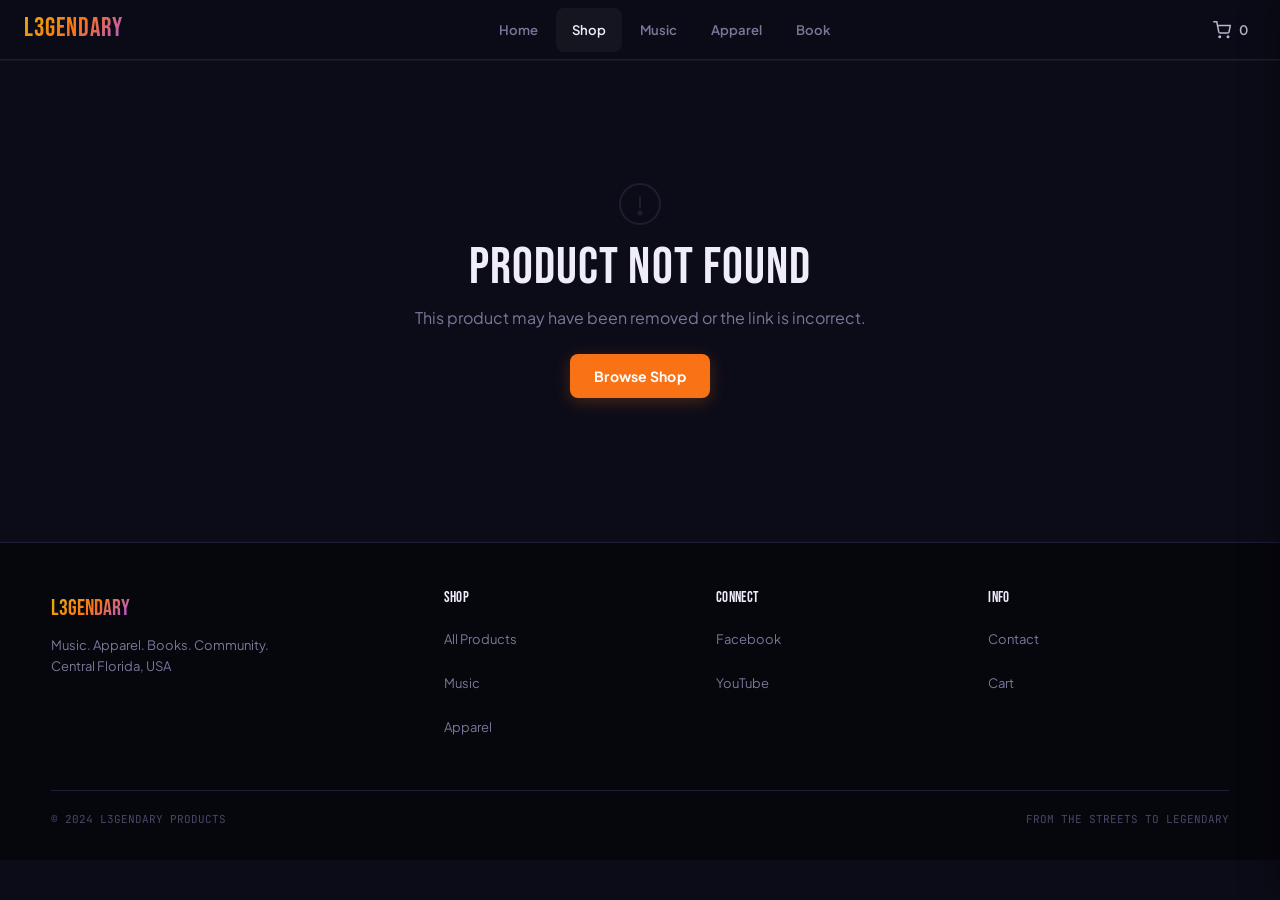
<file: product.html>
<!DOCTYPE html>
<html lang="en">
<head>
<meta charset="UTF-8">
<meta name="viewport" content="width=device-width,initial-scale=1,viewport-fit=cover">
<title>Product — L3GENDARY</title>
<meta name="description" content="L3GENDARY product detail">
<link rel="icon" href="data:image/svg+xml,%3Csvg xmlns='http://www.w3.org/2000/svg' viewBox='0 0 64 64'%3E%3Cdefs%3E%3ClinearGradient id='g' x1='0' y1='0' x2='1' y2='1'%3E%3Cstop offset='0%25' stop-color='%23EAB308'/%3E%3Cstop offset='50%25' stop-color='%23F97316'/%3E%3Cstop offset='100%25' stop-color='%23A855F7'/%3E%3C/linearGradient%3E%3C/defs%3E%3Crect width='64' height='64' rx='14' fill='%2306060D'/%3E%3Cpath d='M18 48 L32 16 L46 48Z' fill='none' stroke='url(%23g)' stroke-width='3' stroke-linejoin='round'/%3E%3C/svg%3E">
<link rel="stylesheet" href="css/main.css">
</head>
<body>

<!-- ═══════════════ HEADER ═══════════════ -->
<header class="site-head scrolled" id="site-head">
  <a href="index.html" class="head-brand"><span>L3GENDARY</span></a>
  <nav class="head-nav" aria-label="Main navigation">
    <a href="index.html" class="nav-link">Home</a>
    <a href="shop.html" class="nav-link active">Shop</a>
    <a href="shop.html?category=music" class="nav-link">Music</a>
    <a href="shop.html?category=apparel" class="nav-link">Apparel</a>
    <a href="shop.html?category=book" class="nav-link">Book</a>
  </nav>
  <div class="head-actions">
    <button class="cart-trigger tappable" data-cart-toggle aria-label="Open cart">
      <svg class="icon icon-sm" viewBox="0 0 24 24" fill="none" stroke="currentColor" stroke-width="2" stroke-linecap="round"><circle cx="9" cy="21" r="1"/><circle cx="20" cy="21" r="1"/><path d="M1 1h4l2.68 13.39a2 2 0 002 1.61h9.72a2 2 0 002-1.61L23 6H6"/></svg>
      <span id="cart-count">0</span>
      <span class="cart-badge" id="cart-badge" style="display:none">0</span>
    </button>
    <button class="hamburger tappable" id="hamburger" aria-label="Menu" aria-expanded="false"><span></span><span></span><span></span></button>
  </div>
</header>

<!-- Mobile nav -->
<div class="mobile-nav-overlay" id="mnav-overlay"></div>
<nav class="mobile-nav-drawer" id="mnav-drawer" aria-label="Mobile navigation">
  <a href="index.html">Home</a><a href="shop.html">Shop All</a>
  <a href="shop.html?category=music">Music</a><a href="shop.html?category=apparel">Apparel</a>
  <a href="shop.html?category=book">Book</a><a href="cart.html">Cart</a>
</nav>

<!-- Cart drawer -->
<div class="cart-overlay" id="cart-overlay"></div>
<aside class="cart-drawer" id="cart-drawer" aria-label="Shopping cart">
  <div class="cart-drawer-head">Cart (<span id="drawer-count">0</span>)<button class="cart-drawer-close tappable" id="cart-drawer-close" aria-label="Close cart">&times;</button></div>
  <div class="cart-drawer-body" id="mini-cart"></div>
</aside>

<!-- ═══════════════ PRODUCT DETAIL ═══════════════ -->
<main class="prod-detail" id="prod-detail">
  <div class="wrap">
    <div id="prod-content">
      <!-- Skeleton loader -->
      <div class="prod-detail-grid">
        <div><div class="skeleton skeleton-img"></div></div>
        <div>
          <div class="skeleton skeleton-text" style="width:40%"></div>
          <div class="skeleton skeleton-text" style="margin-top:8px"></div>
          <div class="skeleton skeleton-text short"></div>
          <div class="skeleton skeleton-price" style="margin-top:16px"></div>
          <div class="skeleton skeleton-text short" style="margin-top:16px"></div>
          <div class="skeleton skeleton-text" style="height:44px;margin-top:16px"></div>
        </div>
      </div>
    </div>
  </div>
</main>

<!-- ═══════════════ FOOTER ═══════════════ -->
<footer class="site-foot"><div class="wrap">
  <div class="foot-grid">
    <div><div class="foot-brand"><span>L3GENDARY</span></div><p style="font-size:13px;color:var(--text-muted);margin-top:8px">Music. Apparel. Books. Community.<br>Central Florida, USA</p></div>
    <div class="foot-col"><h4>SHOP</h4><a href="shop.html">All Products</a><a href="shop.html?category=music">Music</a><a href="shop.html?category=apparel">Apparel</a></div>
    <div class="foot-col"><h4>CONNECT</h4><a href="https://www.facebook.com/tavius.leverett" target="_blank" rel="noopener">Facebook</a><a href="https://www.youtube.com/@863l3gendary" target="_blank" rel="noopener">YouTube</a></div>
    <div class="foot-col"><h4>INFO</h4><a href="mailto:Corporate@ldl3gendary.com">Contact</a><a href="cart.html">Cart</a></div>
  </div>
  <div class="foot-bottom"><span>© 2024 L3GENDARY PRODUCTS</span><span>FROM THE STREETS TO LEGENDARY</span></div>
</div></footer>

<div class="toast" id="toast"></div>

<script src="js/data.js"></script>
<script src="js/cart.js"></script>
<script>
/* ═══════════════ GLOBAL STATE (not block-scoped — fixes the bug) ═══════════════ */
let product = null;
let selectedVariant = null;

/* ═══════════════ NAV ═══════════════ */
const hamburger = document.getElementById('hamburger');
const mnavOverlay = document.getElementById('mnav-overlay');
const mnavDrawer = document.getElementById('mnav-drawer');
function toggleMnav(show){
  mnavOverlay.classList.toggle('open',show);
  mnavDrawer.classList.toggle('open',show);
  hamburger.setAttribute('aria-expanded',show);
  document.body.style.overflow = show?'hidden':'';
}
hamburger.addEventListener('click',()=>toggleMnav(!mnavDrawer.classList.contains('open')));
mnavOverlay.addEventListener('click',()=>toggleMnav(false));

/* ═══════════════ CART ═══════════════ */
document.getElementById('drawer-count').textContent = cart.count;
cart.onChange(()=>{
  document.getElementById('cart-count').textContent = cart.count;
  document.getElementById('drawer-count').textContent = cart.count;
  const badge = document.getElementById('cart-badge');
  if (cart.count > 0){ badge.style.display='flex'; badge.textContent=cart.count; badge.classList.add('bump'); setTimeout(()=>badge.classList.remove('bump'),300) }
  else badge.style.display='none';
});

/* ═══════════════ LOAD PRODUCT ═══════════════ */
const params = new URLSearchParams(window.location.search);
const prodId = parseInt(params.get('id'));
product = L3_PRODUCTS.find(p=>p.id===prodId);

const container = document.getElementById('prod-content');

function getQty(){ const el=document.getElementById('qty-input'); return el?parseInt(el.value)||1:1; }
function getPrice(){ const p = product.salePrice||product.price; return p*getQty(); }

function renderProduct(){
  if (!product){
    container.innerHTML = `<div style="text-align:center;padding:80px 0">
      <svg class="icon icon-xl" viewBox="0 0 48 48" fill="none" stroke="var(--text-dim)" stroke-width="2" style="margin:0 auto 16px;opacity:0.3"><circle cx="24" cy="24" r="20"/><line x1="24" y1="16" x2="24" y2="28"/><circle cx="24" cy="33" r="1.5" fill="var(--text-dim)"/></svg>
      <h2>Product Not Found</h2>
      <p style="color:var(--text-muted);margin:12px 0 24px">This product may have been removed or the link is incorrect.</p>
      <a href="shop.html" class="btn btn-accent">Browse Shop</a>
    </div>`;
    document.title = 'Not Found — L3GENDARY';
    return;
  }

  document.title = `${product.name} — L3GENDARY`;
  const descMeta = document.querySelector('meta[name="description"]');
  if (descMeta) descMeta.setAttribute('content',product.description);

  const catName = L3_CATEGORIES[product.category]?.name||product.category;
  const catColor = product.color;
  const hasVariants = product.variants?.length>0;
  const isBundle = product.id===17;
  selectedVariant = hasVariants ? product.variants[0] : null;

  container.innerHTML = `
    <div class="prod-detail-grid">
      <!-- Gallery -->
      <div class="prod-gallery">
        <div class="prod-gallery-main" id="gallery-main">
          ${product.image
            ?`<img src="${product.image}" alt="${product.name}" onerror="this.style.display='none';this.nextElementSibling.style.display='flex'">`
            :''}
          <div class="prod-card-placeholder" style="${product.image?'display:none':''}">
            <svg class="icon icon-xl" viewBox="0 0 48 48" fill="none" style="color:${catColor};opacity:0.5">
              ${product.category==='music'
                ?'<circle cx="24" cy="24" r="18" stroke="currentColor" stroke-width="2"/><circle cx="24" cy="24" r="6" fill="currentColor"/>'
                :product.category==='apparel'
                ?'<rect x="10" y="12" width="28" height="28" rx="4" stroke="currentColor" stroke-width="2"/><line x1="10" y1="20" x2="38" y2="20" stroke="currentColor" stroke-width="2"/>'
                :'<rect x="8" y="8" width="22" height="34" rx="2" stroke="currentColor" stroke-width="2"/><line x1="14" y1="18" x2="24" y2="18" stroke="currentColor" stroke-width="1.5"/><line x1="14" y1="24" x2="22" y2="24" stroke="currentColor" stroke-width="1.5"/>'}
            </svg>
          </div>
        </div>
      </div>

      <!-- Info -->
      <div class="prod-info">
        <nav class="prod-breadcrumb" aria-label="Breadcrumb">
          <a href="index.html">Home</a> <span>/</span>
          <a href="shop.html">Shop</a> <span>/</span>
          <a href="shop.html?category=${product.category}">${catName}</a> <span>/</span>
          <span>${product.name}</span>
        </nav>

        ${product.tag?`<span style="display:inline-block;padding:3px 10px;border-radius:var(--radius-full);font-size:10px;font-weight:700;background:${catColor};color:#fff;margin-bottom:12px">${product.tag}</span>`:''}

        <h1>${product.name}</h1>
        <div class="prod-byline">${product.artist} · ${product.type}</div>
        <div class="prod-price-lg">
          ${product.salePrice
            ?`<span class="orig">$${product.price.toFixed(2)}</span>$${product.salePrice.toFixed(2)}<span class="save">Save $${(product.price-product.salePrice).toFixed(2)}</span>`
            :`$${product.price.toFixed(2)}`}
        </div>
        <div class="prod-desc">${product.description}</div>

        ${hasVariants?`
          <div class="var-label">Size</div>
          <div class="var-group" id="var-group">
            ${product.variants.map((v,i)=>`<button class="var-btn tappable${i===0?' active':''}" data-var="${v}" role="radio" aria-checked="${i===0}">${v}</button>`).join('')}
          </div>
        `:''}

        <div class="var-label">Quantity</div>
        <div class="qty-group" id="qty-group">
          <button class="qty-btn tappable" onclick="changeQty(-1)" aria-label="Decrease quantity">−</button>
          <input class="qty-input" id="qty-input" type="number" value="1" min="1" max="99" readonly aria-label="Quantity">
          <button class="qty-btn tappable" onclick="changeQty(1)" aria-label="Increase quantity">+</button>
        </div>

        <div class="prod-actions">
          <button class="btn btn-accent btn-lg tappable" id="btn-add-cart" onclick="addToCart()">
            <svg class="icon icon-sm" viewBox="0 0 24 24" fill="none" stroke="currentColor" stroke-width="2"><circle cx="9" cy="21" r="1"/><circle cx="20" cy="21" r="1"/><path d="M1 1h4l2.68 13.39a2 2 0 002 1.61h9.72a2 2 0 002-1.61L23 6H6"/></svg>
            Add to Cart — <span id="btn-price">$${(product.salePrice||product.price).toFixed(2)}</span>
          </button>
          <button class="btn btn-primary btn-lg tappable" onclick="buyNow()">Buy Now →</button>
        </div>

        ${isBundle?`
          <div class="upsell-box bundle">
            <strong>💰 Bundle Includes All 17 Tracks</strong>
            ${L3_PRODUCTS.filter(p=>p.category==='music'&&p.id!==17).map(p=>p.name).join(' · ')}
          </div>
        `:''}

        ${product.category==='music'&&!isBundle?`
          <div class="upsell-box music">
            <strong>💡 Get all 17 tracks for just $4.99</strong>
            <a href="product.html?id=17" style="color:var(--color-music);text-decoration:underline;font-weight:600">View the complete bundle →</a>
          </div>
        `:''}
      </div>
    </div>
  `;

  /* Bind variant clicks AFTER DOM is rendered */
  document.querySelectorAll('#var-group .var-btn').forEach(btn=>{
    btn.addEventListener('click',()=>{
      document.querySelectorAll('#var-group .var-btn').forEach(b=>{b.classList.remove('active');b.setAttribute('aria-checked','false')});
      btn.classList.add('active');btn.setAttribute('aria-checked','true');
      selectedVariant = btn.dataset.var;
    });
  });
}

function changeQty(delta){
  const input = document.getElementById('qty-input');
  if (!input) return;
  let v = parseInt(input.value)+delta;
  if (v<1) v=1; if (v>99) v=99;
  input.value = v;
  const el = document.getElementById('btn-price');
  if (el) el.textContent = '$'+(getPrice()).toFixed(2);
}

function addToCart(){
  if (!product) return;
  cart.add(product.id,getQty(),selectedVariant);
  const btn = document.getElementById('btn-add-cart');
  btn.innerHTML = '✓ Added!';
  btn.style.background='var(--success)';
  showToast(`${product.name} added to cart`);
  setTimeout(()=>{
    btn.innerHTML = `<svg class="icon icon-sm" viewBox="0 0 24 24" fill="none" stroke="currentColor" stroke-width="2"><circle cx="9" cy="21" r="1"/><circle cx="20" cy="21" r="1"/><path d="M1 1h4l2.68 13.39a2 2 0 002 1.61h9.72a2 2 0 002-1.61L23 6H6"/></svg> Add to Cart — <span id="btn-price">$${(getPrice()).toFixed(2)}</span>`;
    btn.style.background='';
  },1800);
}

function buyNow(){ addToCart(); window.location='checkout.html'; }

renderProduct();

/* Toast */
function showToast(msg){
  const t=document.getElementById('toast');
  t.textContent=msg;t.classList.add('show');
  setTimeout(()=>t.classList.remove('show'),2800);
}
</script>
</body>
</html>
</file>
<file: css/main.css>
/* ============================================================
   L3GENDARY — $10K Mobile-First Design System
   SVG icon system · 44px touch targets · safe areas
   Tap feedback · Skeleton loading · 8px spacing grid
   ============================================================ */

/* ── FONTS ── */
@import url('https://fonts.googleapis.com/css2?family=Bebas+Neue&family=Plus+Jakarta+Sans:wght@300;400;500;600;700;800&family=JetBrains+Mono:wght@400;500&display=swap');

/* ═══════════════ TOKENS ═══════════════ */
:root {
  /* Surface */
  --bg-deep: #06060D;
  --bg: #0C0C18;
  --bg-card: #141428;
  --bg-card-hover: #1A1A32;
  --bg-input: #0E0E1E;
  --border: #1E1E38;
  --border-light: #2A2A48;
  --border-focus: #A855F7;

  /* Text */
  --text: #F0EDFA;
  --text-secondary: #B8B5CC;
  --text-muted: #7A7799;
  --text-dim: #4A4766;

  /* Brand colors — vibrant per category */
  --color-music: #A855F7;
  --color-music-glow: rgba(168,85,247,0.25);
  --color-music-bg: rgba(168,85,247,0.08);
  --color-apparel: #F97316;
  --color-apparel-glow: rgba(249,115,22,0.25);
  --color-apparel-bg: rgba(249,115,22,0.08);
  --color-book: #14B8A6;
  --color-book-glow: rgba(20,184,166,0.25);
  --color-book-bg: rgba(20,184,166,0.08);
  --color-community: #3B82F6;
  --color-bundle: #22C55E;
  --color-gold: #EAB308;

  /* Functional */
  --accent: #F97316;
  --accent-hover: #FB923C;
  --danger: #EF4444;
  --success: #22C55E;
  --warning: #F59E0B;

  /* Spacing (8px grid) */
  --space-1: 4px;
  --space-2: 8px;
  --space-3: 12px;
  --space-4: 16px;
  --space-5: 20px;
  --space-6: 24px;
  --space-8: 32px;
  --space-10: 40px;
  --space-12: 48px;
  --space-16: 64px;

  /* Radii */
  --radius-sm: 8px;
  --radius: 12px;
  --radius-lg: 16px;
  --radius-xl: 24px;
  --radius-full: 9999px;

  /* Touch */
  --touch-min: 44px;

  /* Shadows */
  --shadow-sm: 0 2px 8px rgba(0,0,0,0.3);
  --shadow-card: 0 4px 16px rgba(0,0,0,0.35);
  --shadow-lg: 0 16px 48px rgba(0,0,0,0.5);
  --shadow-glow-music: 0 8px 32px var(--color-music-glow);
  --shadow-glow-apparel: 0 8px 32px var(--color-apparel-glow);
  --shadow-glow-book: 0 8px 32px var(--color-book-glow);

  /* Motion */
  --ease-out: cubic-bezier(0.16,1,0.3,1);
  --ease-in-out: cubic-bezier(0.65,0,0.35,1);
  --ease-spring: cubic-bezier(0.34,1.56,0.64,1);
  --duration-fast: 150ms;
  --duration-normal: 250ms;
  --duration-slow: 400ms;

  /* Safe areas */
  --safe-top: env(safe-area-inset-top, 0px);
  --safe-bottom: env(safe-area-inset-bottom, 0px);
  --safe-left: env(safe-area-inset-left, 0px);
  --safe-right: env(safe-area-inset-right, 0px);

  /* Header height */
  --header-h: 60px;

  /* Typography */
  --font-display: 'Bebas Neue','Arial Narrow',sans-serif;
  --font-body: 'Plus Jakarta Sans',system-ui,sans-serif;
  --font-mono: 'JetBrains Mono',monospace;
}

/* ═══════════════ RESET ═══════════════ */
*,*::before,*::after{box-sizing:border-box;margin:0;padding:0}
html{scroll-behavior:smooth;overflow-x:hidden;-webkit-text-size-adjust:100%}
body{
  font-family:var(--font-body);font-size:16px;line-height:1.6;
  color:var(--text);background:var(--bg);
  overflow-x:hidden;-webkit-font-smoothing:antialiased;
  min-height:100vh;min-height:100dvh;
  padding-top:var(--header-h);
  padding-bottom:var(--safe-bottom);
}
img,svg{max-width:100%;display:block}
a{color:inherit;text-decoration:none}
button{font:inherit;cursor:pointer;border:0;background:none;color:inherit}
input,select,textarea{font:inherit;color:inherit}
::selection{background:var(--color-music);color:#fff}
:focus-visible{outline:2px solid var(--accent);outline-offset:2px;border-radius:4px}

h1,h2,h3,h4{font-family:var(--font-display);font-weight:400;line-height:0.94;text-transform:uppercase;letter-spacing:0.02em;text-wrap:balance}
h1{font-size:clamp(40px,8vw,96px)}
h2{font-size:clamp(28px,5vw,52px)}
h3{font-size:clamp(18px,2.5vw,28px)}

/* ═══════════════ SVG ICON SYSTEM ═══════════════ */
.icon{width:24px;height:24px;flex:none;display:inline-block;vertical-align:middle}
.icon-sm{width:18px;height:18px}
.icon-lg{width:32px;height:32px}
.icon-xl{width:48px;height:48px}
.icon-stroke{fill:none;stroke:currentColor;stroke-width:2;stroke-linecap:round;stroke-linejoin:round}
.icon-filled{fill:currentColor;stroke:none}

/* ═══════════════ UTILITY ═══════════════ */
.wrap{width:min(1280px,92vw);margin:0 auto;padding-left:var(--safe-left);padding-right:var(--safe-right)}
.sr-only{position:absolute;width:1px;height:1px;overflow:hidden;clip:rect(0,0,0,0);white-space:nowrap}
.hide{display:none!important}
.section-pad{padding:clamp(56px,8vw,96px) 0}

/* ── Tap feedback ── */
.tappable{
  transition:opacity var(--duration-fast) var(--ease-out),transform var(--duration-fast) var(--ease-out);
  -webkit-tap-highlight-color:transparent;
}
.tappable:active{opacity:0.7;transform:scale(0.97)}
@media(hover:hover){.tappable:hover{opacity:0.85}}

/* ═══════════════ BUTTONS ═══════════════ */
.btn{
  display:inline-flex;align-items:center;justify-content:center;gap:var(--space-2);
  font-family:var(--font-body);font-weight:700;font-size:14px;letter-spacing:0.02em;
  padding:0 var(--space-6);min-height:var(--touch-min);border-radius:var(--radius-sm);
  transition:transform var(--duration-fast) var(--ease-out),
             box-shadow var(--duration-normal) var(--ease-out),
             background var(--duration-fast) var(--ease-out),
             opacity var(--duration-fast) var(--ease-out);
  -webkit-tap-highlight-color:transparent;
  user-select:none;
}
.btn:active{transform:scale(0.97);opacity:0.85}
@media(hover:hover){
  .btn:hover{transform:translateY(-1px)}
  .btn:active{transform:scale(0.97);opacity:0.85}
}
.btn-primary{
  background:var(--text);color:var(--bg-deep);
  box-shadow:0 4px 16px rgba(240,237,250,0.1);
}
.btn-primary:hover{box-shadow:0 8px 24px rgba(240,237,250,0.18)}
.btn-accent{background:var(--accent);color:#fff;box-shadow:0 4px 16px var(--color-apparel-glow)}
.btn-accent:hover{background:var(--accent-hover);box-shadow:0 8px 24px var(--color-apparel-glow)}
.btn-ghost{background:transparent;color:var(--text);border:1.5px solid var(--border-light)}
.btn-ghost:hover{border-color:var(--text-secondary);background:rgba(255,255,255,0.03)}
.btn-music{background:var(--color-music);color:#fff;box-shadow:0 4px 16px var(--color-music-glow)}
.btn-apparel{background:var(--color-apparel);color:#fff;box-shadow:0 4px 16px var(--color-apparel-glow)}
.btn-book{background:var(--color-book);color:#000;box-shadow:0 4px 16px var(--color-book-glow)}
.btn-sm{padding:0 var(--space-4);min-height:36px;font-size:12px;border-radius:6px}
.btn-lg{padding:0 var(--space-8);min-height:52px;font-size:16px;border-radius:var(--radius)}
.btn-block{width:100%}

/* ═══════════════ HEADER ═══════════════ */
.site-head{
  position:fixed;top:0;left:0;right:0;z-index:100;
  height:var(--header-h);padding-top:var(--safe-top);
  display:flex;align-items:center;justify-content:space-between;gap:var(--space-4);
  padding-left:max(var(--space-4),var(--safe-left));
  padding-right:max(var(--space-4),var(--safe-right));
  transition:background 0.35s,border-color 0.35s,box-shadow 0.35s;
  background:transparent;border-bottom:1px solid transparent;
}
.site-head.scrolled{
  background:rgba(12,12,24,0.94);backdrop-filter:blur(20px);-webkit-backdrop-filter:blur(20px);
  border-bottom-color:var(--border);box-shadow:0 1px 0 rgba(255,255,255,0.04);
}
.head-brand{
  display:flex;align-items:center;gap:var(--space-2);
  font-family:var(--font-display);font-size:1.6rem;letter-spacing:0.04em;
  min-height:var(--touch-min);padding:0 var(--space-2);
}
.head-brand span{
  background:linear-gradient(135deg,var(--color-gold),var(--color-apparel),var(--color-music));
  -webkit-background-clip:text;background-clip:text;color:transparent;
}
.head-nav{display:flex;align-items:center;gap:2px}
.head-nav a{
  font-weight:600;font-size:0.82rem;color:var(--text-muted);
  padding:var(--space-2) var(--space-4);border-radius:var(--radius-sm);
  min-height:var(--touch-min);display:inline-flex;align-items:center;
  transition:color var(--duration-fast),background var(--duration-fast);
  -webkit-tap-highlight-color:transparent;
}
.head-nav a:active{background:rgba(255,255,255,0.06)}
.head-nav a:hover,.head-nav a.active{color:var(--text);background:rgba(255,255,255,0.04)}
.head-actions{display:flex;align-items:center;gap:var(--space-2)}
.cart-trigger{
  position:relative;display:flex;align-items:center;gap:var(--space-2);
  padding:var(--space-2) var(--space-4);min-height:var(--touch-min);min-width:var(--touch-min);
  border-radius:var(--radius-sm);font-weight:600;font-size:0.82rem;
  transition:background var(--duration-fast);color:var(--text-secondary);
}
.cart-trigger:active{background:rgba(255,255,255,0.06)}
.cart-badge{
  position:absolute;top:2px;right:2px;
  background:var(--accent);color:#fff;
  font-size:10px;font-weight:800;line-height:1;
  min-width:18px;height:18px;border-radius:9px;
  display:flex;align-items:center;justify-content:center;
  transition:transform var(--duration-normal) var(--ease-spring);
  pointer-events:none;
}
.cart-badge.bump{transform:scale(1.5)}
.hamburger{
  display:none;flex-direction:column;justify-content:center;gap:5px;
  width:var(--touch-min);height:var(--touch-min);padding:10px;
  border-radius:var(--radius-sm);
}
.hamburger:active{background:rgba(255,255,255,0.06)}
.hamburger span{display:block;width:20px;height:2px;background:var(--text);border-radius:1px;transition:all 0.25s}

@media(max-width:860px){
  .head-nav .nav-link{display:none}
  .hamburger{display:flex}
  .head-brand{font-size:1.2rem}
}

/* ── Mobile nav drawer ── */
.mobile-nav-overlay{
  position:fixed;inset:0;z-index:99;background:rgba(0,0,0,0.6);
  opacity:0;pointer-events:none;transition:opacity 0.3s;
}
.mobile-nav-overlay.open{opacity:1;pointer-events:auto}
.mobile-nav-drawer{
  position:fixed;top:0;right:0;bottom:0;z-index:100;
  width:min(300px,80vw);background:var(--bg-card);
  padding:calc(var(--header-h) + var(--space-6)) var(--space-6) var(--space-8);
  padding-bottom:calc(var(--space-8) + var(--safe-bottom));
  transform:translateX(100%);transition:transform 0.3s var(--ease-out);
  display:flex;flex-direction:column;gap:var(--space-1);
}
.mobile-nav-drawer.open{transform:translateX(0)}
.mobile-nav-drawer a{
  font-family:var(--font-display);font-size:1.4rem;color:var(--text-secondary);
  padding:var(--space-3) var(--space-4);min-height:var(--touch-min);display:flex;align-items:center;
  border-radius:var(--radius-sm);transition:color 0.2s,background 0.2s;
}
.mobile-nav-drawer a:active{background:rgba(255,255,255,0.04);color:var(--text)}

/* ═══════════════ CART DRAWER ═══════════════ */
.cart-overlay{
  position:fixed;inset:0;z-index:200;background:rgba(0,0,0,0.5);
  opacity:0;pointer-events:none;transition:opacity 0.3s;
}
.cart-overlay.open{opacity:1;pointer-events:auto}
.cart-drawer{
  position:fixed;top:0;right:0;bottom:0;z-index:201;
  width:min(420px,100vw);background:var(--bg-card);
  display:flex;flex-direction:column;
  transform:translateX(100%);transition:transform 0.35s var(--ease-out);
  box-shadow:-8px 0 32px rgba(0,0,0,0.3);
}
.cart-drawer.open{transform:translateX(0)}
.cart-drawer-head{
  display:flex;align-items:center;justify-content:space-between;
  padding:var(--space-5) var(--space-6);
  padding-top:calc(var(--space-5) + var(--safe-top));
  border-bottom:1px solid var(--border);
  font-family:var(--font-display);font-size:1.2rem;letter-spacing:0.04em;
}
.cart-drawer-close{
  width:var(--touch-min);height:var(--touch-min);display:flex;align-items:center;justify-content:center;
  font-size:1.5rem;color:var(--text-muted);border-radius:var(--radius-sm);
  transition:color var(--duration-fast),background var(--duration-fast);
}
.cart-drawer-close:active{background:rgba(255,255,255,0.06);color:var(--text)}
.cart-drawer-body{flex:1;overflow-y:auto;padding:var(--space-4) var(--space-6);overscroll-behavior:contain}
.cart-drawer-foot{
  padding:var(--space-5) var(--space-6);
  padding-bottom:calc(var(--space-5) + var(--safe-bottom));
  border-top:1px solid var(--border);
}

/* Mini cart items */
.mini-cart-item{
  display:flex;align-items:center;gap:var(--space-3);padding:var(--space-3) 0;
  border-bottom:1px solid var(--border);
}
.mini-cart-img{
  width:52px;height:52px;border-radius:var(--radius-sm);overflow:hidden;flex:none;
  background:var(--bg);display:flex;align-items:center;justify-content:center;
}
.mini-cart-img img{width:100%;height:100%;object-fit:cover}
.mini-cart-info{flex:1;min-width:0}
.mini-cart-name{font-weight:600;font-size:13px;white-space:nowrap;overflow:hidden;text-overflow:ellipsis}
.mini-cart-meta{font-size:11px;color:var(--text-muted);margin-top:2px}
.mini-cart-remove{
  width:var(--touch-min);height:var(--touch-min);display:flex;align-items:center;justify-content:center;
  font-size:1.2rem;color:var(--text-dim);border-radius:var(--radius-sm);
  transition:color var(--duration-fast);
}
.mini-cart-remove:active{color:var(--danger)}
.mini-cart-summary{padding:var(--space-4) 0;display:flex;justify-content:space-between;font-weight:700;font-size:15px}
.mini-cart-cta{display:block;width:100%;text-align:center;margin-top:var(--space-2)}
.cart-empty-state{text-align:center;padding:var(--space-12) var(--space-4)}
.cart-empty-state .cart-empty-icon{margin-bottom:var(--space-4);opacity:0.3}
.cart-empty-state p{color:var(--text-muted);margin:var(--space-2) 0 var(--space-6)}

/* ═══════════════ FOOTER ═══════════════ */
.site-foot{
  background:var(--bg-deep);border-top:1px solid var(--border);
  padding:var(--space-12) 0 var(--space-8);
  padding-bottom:calc(var(--space-8) + var(--safe-bottom));
}
.foot-grid{display:grid;grid-template-columns:1.5fr 1fr 1fr 1fr;gap:var(--space-8)}
.foot-brand{font-family:var(--font-display);font-size:1.4rem;margin-bottom:var(--space-2)}
.foot-brand span{background:linear-gradient(135deg,var(--color-gold),var(--color-apparel),var(--color-music));-webkit-background-clip:text;background-clip:text;color:transparent}
.foot-col h4{font-size:0.95rem;margin-bottom:var(--space-3);color:var(--text)}
.foot-col a{display:block;font-size:13px;color:var(--text-muted);padding:6px 0;transition:color var(--duration-fast);min-height:var(--touch-min);display:flex;align-items:center}
.foot-col a:hover{color:var(--text)}
.foot-bottom{
  margin-top:var(--space-10);padding-top:var(--space-5);
  border-top:1px solid var(--border);display:flex;justify-content:space-between;
  font-size:11px;color:var(--text-dim);font-family:var(--font-mono);
}
@media(max-width:768px){.foot-grid{grid-template-columns:1fr 1fr}}
@media(max-width:480px){.foot-grid{grid-template-columns:1fr}.foot-bottom{flex-direction:column;gap:var(--space-2)}}

/* ═══════════════ HERO ═══════════════ */
.hero{
  position:relative;min-height:100vh;min-height:100dvh;
  display:flex;align-items:center;justify-content:center;overflow:hidden;
  background:var(--bg-deep);
  margin-top:calc(-1 * var(--header-h));
}
.hero-bg{
  position:absolute;inset:0;z-index:0;
  background:
    radial-gradient(ellipse 80% 60% at 20% 20%,rgba(168,85,247,0.10) 0%,transparent 55%),
    radial-gradient(ellipse 60% 70% at 80% 40%,rgba(249,115,22,0.08) 0%,transparent 55%),
    radial-gradient(ellipse 50% 50% at 50% 80%,rgba(20,184,166,0.06) 0%,transparent 55%),
    radial-gradient(ellipse 70% 60% at 60% 10%,rgba(234,179,8,0.04) 0%,transparent 50%);
}
.hero-grid-bg{
  position:absolute;inset:0;z-index:0;opacity:0.035;
  background-image:linear-gradient(rgba(168,85,247,0.3) 1px,transparent 1px),
                   linear-gradient(90deg,rgba(168,85,247,0.3) 1px,transparent 1px);
  background-size:64px 64px;
  mask-image:radial-gradient(ellipse at 50% 45%,black 35%,transparent 70%);
}
.hero-particles{position:absolute;inset:0;z-index:1;pointer-events:none}
.hero-inner{position:relative;z-index:2;text-align:center;padding:var(--space-12) 5vw;max-width:900px}
.hero-eyebrow{
  font-family:var(--font-mono);font-size:11px;letter-spacing:0.3em;text-transform:uppercase;
  color:var(--text-muted);margin-bottom:var(--space-5);
}
.hero-wordmark{
  font-family:var(--font-display);font-size:clamp(64px,16vw,200px);line-height:0.82;letter-spacing:-0.01em;
  background:linear-gradient(135deg,var(--color-gold) 0%,var(--color-apparel) 35%,var(--color-music) 65%,var(--color-book) 100%);
  -webkit-background-clip:text;background-clip:text;color:transparent;
  filter:drop-shadow(0 8px 32px rgba(234,179,8,0.15));
}
.hero-tagline{
  font-family:var(--font-display);font-size:clamp(18px,3.5vw,40px);
  color:var(--text);margin-top:var(--space-2);letter-spacing:0.06em;line-height:1.1;
}
.hero-sub{
  font-size:clamp(13px,1.3vw,15px);color:var(--text-muted);
  margin-top:var(--space-3);max-width:480px;margin-left:auto;margin-right:auto;line-height:1.6;
}
.hero-ctas{display:flex;flex-wrap:wrap;gap:var(--space-3);justify-content:center;margin-top:var(--space-8)}
.hero-scroll{
  position:absolute;bottom:var(--space-8);bottom:calc(var(--space-8) + var(--safe-bottom));
  left:50%;transform:translateX(-50%);z-index:2;
  display:flex;flex-direction:column;align-items:center;gap:var(--space-2);
  color:var(--text-dim);font-family:var(--font-mono);font-size:10px;letter-spacing:0.2em;
}
.hero-scroll-line{
  width:1px;height:32px;
  background:linear-gradient(180deg,var(--color-music),transparent);
  animation:scrollPulse 2.2s ease-in-out infinite;
}
@keyframes scrollPulse{0%,100%{opacity:0.2;transform:scaleY(0.4);transform-origin:top}50%{opacity:1;transform:scaleY(1)}}

@media(max-width:600px){
  .hero-wordmark{font-size:clamp(48px,18vw,72px)}
  .hero-ctas{flex-direction:column;align-items:stretch}
  .hero-ctas .btn{justify-content:center}
}

/* ═══════════════ SECTION HEADERS ═══════════════ */
.section-head{text-align:center;margin-bottom:clamp(var(--space-8),5vw,var(--space-12))}
.section-head h2{
  background:linear-gradient(135deg,var(--text),var(--text-secondary));
  -webkit-background-clip:text;background-clip:text;color:transparent;
}
.section-head p{color:var(--text-muted);margin-top:var(--space-2);max-width:520px;margin-left:auto;margin-right:auto;font-size:15px}

/* ═══════════════ CATEGORY CARDS ═══════════════ */
.cat-cards{display:grid;grid-template-columns:repeat(4,1fr);gap:var(--space-4)}
.cat-card{
  position:relative;background:var(--bg-card);border:1px solid var(--border);
  border-radius:var(--radius-lg);padding:var(--space-8) var(--space-5);text-align:center;
  cursor:pointer;overflow:hidden;transition:all 0.35s var(--ease-out);
  -webkit-tap-highlight-color:transparent;min-height:200px;display:flex;flex-direction:column;align-items:center;justify-content:center;
}
.cat-card::before{content:'';position:absolute;inset:0;opacity:0;transition:opacity 0.35s}
.cat-card:active{transform:scale(0.98)}
@media(hover:hover){
  .cat-card:hover{transform:translateY(-6px)}
  .cat-card:hover::before{opacity:1}
}
.cat-card.music:hover,.cat-card.music:active{border-color:var(--color-music);box-shadow:var(--shadow-glow-music)}
.cat-card.music::before{background:radial-gradient(ellipse at 50% 0%,var(--color-music-glow),transparent 60%)}
.cat-card.apparel:hover,.cat-card.apparel:active{border-color:var(--color-apparel);box-shadow:var(--shadow-glow-apparel)}
.cat-card.apparel::before{background:radial-gradient(ellipse at 50% 0%,var(--color-apparel-glow),transparent 60%)}
.cat-card.book:hover,.cat-card.book:active{border-color:var(--color-book);box-shadow:var(--shadow-glow-book)}
.cat-card.book::before{background:radial-gradient(ellipse at 50% 0%,var(--color-book-glow),transparent 60%)}
.cat-card.community:hover,.cat-card.community:active{border-color:var(--color-community);box-shadow:0 8px 32px rgba(59,130,246,0.25)}
.cat-card.community::before{background:radial-gradient(ellipse at 50% 0%,rgba(59,130,246,0.25),transparent 60%)}
.cat-card-icon{margin-bottom:var(--space-4);position:relative;z-index:1}
.cat-card h3{position:relative;z-index:1;margin-bottom:var(--space-2);color:var(--text)}
.cat-card p{position:relative;z-index:1;font-size:13px;color:var(--text-muted);line-height:1.5}
.cat-card-arrow{
  display:inline-flex;align-items:center;gap:var(--space-2);margin-top:var(--space-4);
  font-family:var(--font-mono);font-size:10px;letter-spacing:0.1em;position:relative;z-index:1;
  transition:gap 0.3s;
}
.cat-card:hover .cat-card-arrow,.cat-card:active .cat-card-arrow{gap:10px}

@media(max-width:860px){.cat-cards{grid-template-columns:repeat(2,1fr)}}
@media(max-width:480px){.cat-cards{grid-template-columns:1fr}}

/* ═══════════════ STORY ═══════════════ */
.story-grid{display:grid;grid-template-columns:1fr 1fr;gap:clamp(var(--space-8),6vw,var(--space-16));align-items:center}
.story-visual{
  aspect-ratio:3/4;background:var(--bg-card);border:1px solid var(--border);
  border-radius:var(--radius-lg);display:flex;align-items:center;justify-content:center;
  overflow:hidden;position:relative;
}
.story-visual::after{
  content:'';position:absolute;inset:0;
  background:radial-gradient(ellipse at 50% 50%,rgba(249,115,22,0.08),transparent 60%);
}
.story-visual-inner{text-align:center;padding:var(--space-10);position:relative;z-index:1}
.story-quote{font-family:var(--font-display);font-size:clamp(24px,3.5vw,40px);line-height:1.08;color:var(--text)}
.story-attrib{font-family:var(--font-mono);font-size:10px;letter-spacing:0.2em;color:var(--color-apparel);margin-top:var(--space-4)}
.story-text .story-label{font-family:var(--font-mono);font-size:10px;letter-spacing:0.25em;color:var(--color-apparel);margin-bottom:var(--space-3)}
.story-text h2{margin-bottom:var(--space-3)}
.story-text .lead{font-size:clamp(14px,1.5vw,17px);font-weight:600;color:var(--text);margin-bottom:var(--space-4);line-height:1.5}
.story-text p{color:var(--text-secondary);margin-bottom:var(--space-3);font-size:14px;line-height:1.75}
@media(max-width:768px){.story-grid{grid-template-columns:1fr}.story-visual{aspect-ratio:1}}

/* ═══════════════ PRODUCT CARDS ═══════════════ */
.prod-grid{display:grid;grid-template-columns:repeat(auto-fill,minmax(240px,1fr));gap:var(--space-4)}
.prod-card{
  background:var(--bg-card);border:1px solid var(--border);border-radius:var(--radius);
  overflow:hidden;transition:all 0.3s var(--ease-out);position:relative;
  display:flex;flex-direction:column;-webkit-tap-highlight-color:transparent;
}
.prod-card:active{transform:scale(0.98)}
@media(hover:hover){
  .prod-card:hover{transform:translateY(-4px);border-color:var(--border-light);box-shadow:var(--shadow-card)}
}
.prod-card-img{
  aspect-ratio:1;background:var(--bg);display:flex;align-items:center;justify-content:center;
  position:relative;overflow:hidden;
}
.prod-card-img img{width:100%;height:100%;object-fit:cover;transition:transform 0.4s var(--ease-out)}
@media(hover:hover){.prod-card:hover .prod-card-img img{transform:scale(1.05)}}
.prod-card-placeholder{
  position:absolute;inset:0;display:flex;align-items:center;justify-content:center;
  background:var(--bg);
}
.prod-card-tag{
  position:absolute;top:var(--space-3);left:var(--space-3);z-index:2;
  padding:4px 10px;border-radius:var(--radius-full);font-size:10px;font-weight:700;
  letter-spacing:0.04em;backdrop-filter:blur(6px);
}
.prod-card-body{padding:var(--space-4);flex:1;display:flex;flex-direction:column}
.prod-card-cat{font-family:var(--font-mono);font-size:9px;letter-spacing:0.2em;text-transform:uppercase;margin-bottom:var(--space-2)}
.prod-card-cat.music{color:var(--color-music)}.prod-card-cat.apparel{color:var(--color-apparel)}.prod-card-cat.book{color:var(--color-book)}.prod-card-cat.bundle{color:var(--color-bundle)}
.prod-card h4{font-size:1rem;color:var(--text);margin-bottom:2px;line-height:1.2}
.prod-card .artist{font-size:11px;color:var(--text-muted);margin-bottom:var(--space-3)}
.prod-card-foot{display:flex;align-items:center;justify-content:space-between;margin-top:auto}
.prod-price{font-weight:700;font-size:1.05rem;color:var(--text)}
.prod-price .orig{text-decoration:line-through;color:var(--text-dim);font-size:0.8rem;margin-right:var(--space-2)}
.prod-card-cta{
  padding:var(--space-2) var(--space-4);min-height:34px;border-radius:var(--radius-sm);
  font-weight:700;font-size:11px;display:inline-flex;align-items:center;gap:4px;
  transition:opacity var(--duration-fast);
}
.prod-card-cta:active{opacity:0.8}

/* ═══════════════ SKELETON LOADING ═══════════════ */
.skeleton{
  background:linear-gradient(90deg,var(--bg-card) 25%,var(--bg-card-hover) 50%,var(--bg-card) 75%);
  background-size:200% 100%;animation:skeleton-shimmer 1.5s ease-in-out infinite;
  border-radius:var(--radius-sm);
}
@keyframes skeleton-shimmer{0%{background-position:200% 0}100%{background-position:-200% 0}}
.skeleton-img{aspect-ratio:1;width:100%}
.skeleton-text{height:14px;width:80%;margin-bottom:var(--space-2)}
.skeleton-text.short{width:50%}
.skeleton-price{height:18px;width:40%}

/* ═══════════════ SHOP PAGE ═══════════════ */
.shop-hero{
  padding:clamp(80px,10vw,120px) 0 var(--space-10);
  text-align:center;background:var(--bg-deep);
  background-image:radial-gradient(ellipse at 50% 30%,rgba(168,85,247,0.05) 0%,transparent 60%);
}
.shop-hero h1{background:linear-gradient(135deg,var(--color-gold),var(--color-apparel),var(--color-music));-webkit-background-clip:text;background-clip:text;color:transparent}
.shop-hero .count{font-size:14px;color:var(--text-muted);margin-top:var(--space-2)}
.shop-toolbar{display:flex;flex-wrap:wrap;gap:var(--space-2);justify-content:center;align-items:center;margin-bottom:var(--space-8)}
.search-input{
  padding:var(--space-3) var(--space-4);padding-left:var(--space-10);
  min-height:var(--touch-min);background:var(--bg-input);border:1.5px solid var(--border);
  border-radius:var(--radius-full);font-size:14px;color:var(--text);min-width:200px;
  transition:border-color var(--duration-fast);
}
.search-input:focus{outline:none;border-color:var(--border-focus)}
.search-input::placeholder{color:var(--text-dim)}
.search-wrap{position:relative}
.search-wrap .search-icon{position:absolute;left:var(--space-4);top:50%;transform:translateY(-50%);pointer-events:none}
.filter-chips{display:flex;flex-wrap:wrap;gap:var(--space-2);justify-content:center}
.filter-chip{
  padding:var(--space-2) var(--space-5);min-height:var(--touch-min);border-radius:var(--radius-full);
  font-weight:600;font-size:13px;border:1.5px solid var(--border);color:var(--text-muted);
  transition:all var(--duration-fast);display:inline-flex;align-items:center;gap:var(--space-2);
}
.filter-chip:active{background:rgba(255,255,255,0.04)}
.filter-chip.active{background:var(--text);color:var(--bg-deep);border-color:var(--text)}
.shop-grid{display:grid;grid-template-columns:repeat(auto-fill,minmax(240px,1fr));gap:var(--space-4)}
.shop-empty-state{text-align:center;padding:var(--space-16) 0;display:none}
.shop-empty-state .empty-icon{margin-bottom:var(--space-4);opacity:0.25}
.shop-empty-state h3{color:var(--text-secondary);margin-bottom:var(--space-2)}
.shop-empty-state p{color:var(--text-muted);margin-bottom:var(--space-6)}

/* ═══════════════ PRODUCT PAGE ═══════════════ */
.prod-detail{padding:var(--space-10) 0 var(--space-16)}
.prod-detail-grid{display:grid;grid-template-columns:1fr 1fr;gap:clamp(var(--space-8),6vw,var(--space-12));align-items:start}
.prod-gallery{position:sticky;top:calc(var(--header-h) + var(--space-6))}
.prod-gallery-main{
  aspect-ratio:1;background:var(--bg-card);border:1px solid var(--border);
  border-radius:var(--radius-lg);display:flex;align-items:center;justify-content:center;
  overflow:hidden;position:relative;
}
.prod-gallery-main img{width:100%;height:100%;object-fit:cover}
.prod-gallery-thumbs{display:flex;gap:var(--space-2);margin-top:var(--space-3)}
.prod-gallery-thumb{
  width:64px;height:64px;border-radius:var(--radius-sm);overflow:hidden;
  border:2px solid transparent;cursor:pointer;transition:border-color var(--duration-fast);
  background:var(--bg-card);flex:none;
}
.prod-gallery-thumb.active{border-color:var(--accent)}
.prod-gallery-thumb img{width:100%;height:100%;object-fit:cover}
.prod-breadcrumb{
  font-family:var(--font-mono);font-size:11px;color:var(--text-dim);
  margin-bottom:var(--space-4);letter-spacing:0.05em;display:flex;flex-wrap:wrap;gap:4px;
}
.prod-breadcrumb a{color:var(--text-muted);transition:color var(--duration-fast);min-height:var(--touch-min);display:inline-flex;align-items:center}
.prod-breadcrumb a:hover{color:var(--text)}
.prod-info h1{margin-bottom:var(--space-2);font-size:clamp(28px,4vw,48px)}
.prod-info .prod-byline{font-size:15px;color:var(--text-muted);margin-bottom:var(--space-5)}
.prod-info .prod-price-lg{font-size:2rem;font-weight:800;color:var(--text);margin-bottom:var(--space-5)}
.prod-info .prod-price-lg .orig{text-decoration:line-through;color:var(--text-dim);font-size:1.1rem;margin-right:var(--space-3)}
.prod-info .prod-price-lg .save{font-size:0.8rem;color:var(--success);font-weight:600;margin-left:var(--space-3)}
.prod-desc{color:var(--text-secondary);line-height:1.75;margin-bottom:var(--space-6);font-size:14px}

/* Variant selectors */
.var-label{
  font-size:11px;font-weight:700;text-transform:uppercase;letter-spacing:0.08em;
  color:var(--text-muted);margin-bottom:var(--space-2);
}
.var-group{display:flex;flex-wrap:wrap;gap:var(--space-2);margin-bottom:var(--space-5)}
.var-btn{
  min-height:var(--touch-min);min-width:var(--touch-min);padding:var(--space-2) var(--space-5);
  border:1.5px solid var(--border);border-radius:var(--radius-sm);
  font-weight:600;font-size:13px;color:var(--text-muted);
  transition:all var(--duration-fast);-webkit-tap-highlight-color:transparent;
}
.var-btn:active{background:rgba(255,255,255,0.04)}
.var-btn.active{background:var(--text);color:var(--bg-deep);border-color:var(--text)}
.var-btn:disabled{opacity:0.3;pointer-events:none}

/* Quantity */
.qty-group{display:flex;align-items:center;margin-bottom:var(--space-6)}
.qty-btn{
  width:var(--touch-min);height:var(--touch-min);display:flex;align-items:center;justify-content:center;
  background:var(--bg-card);border:1px solid var(--border);font-size:1.2rem;
  transition:all var(--duration-fast);color:var(--text-secondary);
}
.qty-btn:active{background:var(--bg-card-hover);border-color:var(--border-light)}
.qty-btn:first-child{border-radius:var(--radius-sm) 0 0 var(--radius-sm)}
.qty-btn:last-child{border-radius:0 var(--radius-sm) var(--radius-sm) 0}
.qty-input{
  width:56px;height:var(--touch-min);text-align:center;background:var(--bg-input);
  border:1px solid var(--border);border-left:0;border-right:0;
  font-weight:700;font-size:15px;color:var(--text);
  -moz-appearance:textfield;
}
.qty-input::-webkit-inner-spin-button,.qty-input::-webkit-outer-spin-button{-webkit-appearance:none}

/* Product actions */
.prod-actions{display:flex;gap:var(--space-3);flex-wrap:wrap;margin-bottom:var(--space-6)}
.prod-actions .btn{flex:1;min-width:160px}

/* Upsell box */
.upsell-box{
  padding:var(--space-4);border-radius:var(--radius);margin-top:var(--space-5);
  font-size:13px;line-height:1.6;
}
.upsell-box.music{background:var(--color-music-bg);border:1px solid rgba(168,85,247,0.15)}
.upsell-box.bundle{background:rgba(34,197,94,0.06);border:1px solid rgba(34,197,94,0.2)}
.upsell-box strong{display:block;margin-bottom:var(--space-1)}

@media(max-width:768px){
  .prod-detail-grid{grid-template-columns:1fr}
  .prod-gallery{position:static}
  .prod-actions .btn{flex:1 1 100%}
}

/* ═══════════════ CART PAGE ═══════════════ */
.cart-page{padding:var(--space-10) 0 var(--space-16)}
.cart-page h1{margin-bottom:var(--space-8)}
.cart-layout{display:grid;grid-template-columns:1fr 380px;gap:var(--space-8);align-items:start}
.cart-items-list{display:flex;flex-direction:column}
.cart-item-row{
  display:grid;grid-template-columns:72px 1fr auto;gap:var(--space-4);align-items:center;
  padding:var(--space-4) 0;border-bottom:1px solid var(--border);
}
.cart-item-img{
  width:72px;height:72px;border-radius:var(--radius-sm);overflow:hidden;
  background:var(--bg);display:flex;align-items:center;justify-content:center;
}
.cart-item-img img{width:100%;height:100%;object-fit:cover}
.cart-item-detail{min-width:0}
.cart-item-detail .ci-name{font-weight:600;color:var(--text);font-size:14px}
.cart-item-detail .ci-meta{font-size:11px;color:var(--text-muted);margin-top:2px}
.cart-item-controls{display:flex;align-items:center;gap:var(--space-3)}
.cart-item-controls .qty-btn{width:32px;height:32px;font-size:0.9rem}
.cart-item-controls .qty-input{width:40px;height:32px;font-size:13px}
.ci-price{font-weight:700;font-size:14px;white-space:nowrap}
.ci-remove{
  width:var(--touch-min);height:var(--touch-min);display:flex;align-items:center;justify-content:center;
  color:var(--text-dim);border-radius:var(--radius-sm);font-size:1.1rem;
  transition:color var(--duration-fast);
}
.ci-remove:active{color:var(--danger)}
.cart-summary-card{
  background:var(--bg-card);border:1px solid var(--border);border-radius:var(--radius-lg);
  padding:var(--space-6);position:sticky;top:calc(var(--header-h) + var(--space-4));
}
.cart-summary-card h3{margin-bottom:var(--space-5)}
.summary-row{display:flex;justify-content:space-between;padding:var(--space-2) 0;font-size:14px;color:var(--text-secondary)}
.summary-row.divider{border-top:1px solid var(--border);margin-top:var(--space-2);padding-top:var(--space-3);font-size:1.05rem;font-weight:700;color:var(--text)}
.ship-hint{font-size:11px;color:var(--text-dim);margin-top:var(--space-2)}
.ship-hint strong{color:var(--color-book)}

@media(max-width:768px){
  .cart-layout{grid-template-columns:1fr}
  .cart-summary-card{position:static}
  .cart-item-row{grid-template-columns:56px 1fr}
}

/* ═══════════════ CHECKOUT ═══════════════ */
.checkout-page{padding:var(--space-10) 0 var(--space-16)}
.checkout-steps{display:flex;justify-content:center;margin-bottom:var(--space-10);gap:0}
.checkout-step{
  display:flex;align-items:center;gap:var(--space-2);font-size:12px;font-weight:600;
  color:var(--text-dim);padding:var(--space-3) var(--space-5);
  border-bottom:2px solid var(--border);transition:all 0.3s;
}
.checkout-step .step-dot{width:24px;height:24px;border-radius:50%;display:flex;align-items:center;justify-content:center;font-size:10px;font-weight:800;background:var(--border);color:var(--text-muted)}
.checkout-step.active{color:var(--text);border-bottom-color:var(--accent)}
.checkout-step.active .step-dot{background:var(--accent);color:#fff}
.checkout-step.done{color:var(--success);border-bottom-color:var(--success)}
.checkout-step.done .step-dot{background:var(--success);color:#fff}
.checkout-grid{display:grid;grid-template-columns:1fr 380px;gap:var(--space-8);align-items:start}
.checkout-form{display:flex;flex-direction:column;gap:var(--space-5)}
.form-field{display:flex;flex-direction:column;gap:var(--space-1)}
.form-field label{font-size:11px;font-weight:700;text-transform:uppercase;letter-spacing:0.06em;color:var(--text-muted)}
.form-field input,.form-field select{
  padding:var(--space-3) var(--space-4);min-height:var(--touch-min);
  background:var(--bg-input);border:1.5px solid var(--border);border-radius:var(--radius-sm);
  font-size:15px;color:var(--text);transition:border-color var(--duration-fast);
}
.form-field input:focus,.form-field select:focus{outline:none;border-color:var(--border-focus)}
.form-field input.error,.form-field select.error{border-color:var(--danger)}
.form-field .field-error{font-size:11px;color:var(--danger);display:none}
.form-field input.error+.field-error{display:block}
.form-row{display:grid;grid-template-columns:1fr 1fr;gap:var(--space-4)}
.order-summary-card{
  background:var(--bg-card);border:1px solid var(--border);border-radius:var(--radius-lg);
  padding:var(--space-6);position:sticky;top:calc(var(--header-h) + var(--space-4));
}
.order-summary-card h3{margin-bottom:var(--space-4)}
.order-summary-item{
  display:flex;gap:var(--space-3);padding:var(--space-3) 0;border-bottom:1px solid var(--border);font-size:13px;
}
.order-summary-img{
  width:48px;height:48px;border-radius:var(--radius-sm);overflow:hidden;flex:none;
  background:var(--bg);display:flex;align-items:center;justify-content:center;
}
.order-summary-img img{width:100%;height:100%;object-fit:cover}
.checkout-confirm{text-align:center;padding:var(--space-8) 0}
.checkout-confirm .confirm-icon{margin-bottom:var(--space-4)}

@media(max-width:768px){
  .checkout-grid{grid-template-columns:1fr}
  .order-summary-card{position:static}
  .form-row{grid-template-columns:1fr}
  .checkout-step{font-size:10px;padding:var(--space-2) var(--space-3)}
  .checkout-step .step-dot{width:20px;height:20px;font-size:9px}
}

/* ═══════════════ STUDIO CARDS ═══════════════ */
.studio-grid{display:grid;grid-template-columns:repeat(3,1fr);gap:var(--space-4)}
.studio-card{
  position:relative;aspect-ratio:3/4;border-radius:var(--radius-lg);overflow:hidden;
  display:flex;align-items:flex-end;padding:var(--space-6);cursor:pointer;
  transition:transform 0.35s var(--ease-out),box-shadow 0.35s var(--ease-out);
  min-height:200px;
}
.studio-card:active{transform:scale(0.98)}
@media(hover:hover){.studio-card:hover{transform:translateY(-4px);box-shadow:var(--shadow-lg)}}
.studio-card.music-bg{background:linear-gradient(180deg,transparent 25%,rgba(168,85,247,0.45) 100%),var(--bg-card)}
.studio-card.apparel-bg{background:linear-gradient(180deg,transparent 25%,rgba(249,115,22,0.45) 100%),var(--bg-card)}
.studio-card.book-bg{background:linear-gradient(180deg,transparent 25%,rgba(20,184,166,0.45) 100%),var(--bg-card)}
.studio-card-content h3{color:var(--text);margin-bottom:var(--space-1)}
.studio-card-content p{font-size:12px;color:rgba(240,237,250,0.7)}
@media(max-width:768px){.studio-grid{grid-template-columns:1fr}}

/* ═══════════════ NEWSLETTER ═══════════════ */
.newsletter{
  position:relative;padding:clamp(56px,8vw,96px) 0;text-align:center;
  background:var(--bg-deep);overflow:hidden;
}
.newsletter::before{
  content:'';position:absolute;top:50%;left:50%;transform:translate(-50%,-50%);
  width:600px;height:600px;
  background:radial-gradient(circle,rgba(168,85,247,0.05) 0%,rgba(249,115,22,0.03) 40%,transparent 65%);
  pointer-events:none;
}
.newsletter-inner{position:relative;z-index:1;max-width:540px;margin:0 auto}
.newsletter-inner h2{margin-bottom:var(--space-2)}
.newsletter-inner p{color:var(--text-muted);margin-bottom:var(--space-6)}
.newsletter-field{display:flex;gap:var(--space-3)}
.newsletter-field input{
  flex:1;padding:var(--space-3) var(--space-5);min-height:var(--touch-min);
  background:var(--bg-card);border:1.5px solid var(--border);border-radius:var(--radius);
  font-size:15px;color:var(--text);transition:border-color var(--duration-fast);
}
.newsletter-field input:focus{outline:none;border-color:var(--color-music)}
@media(max-width:480px){.newsletter-field{flex-direction:column}}

/* ═══════════════ TOAST ═══════════════ */
.toast{
  position:fixed;bottom:var(--space-6);bottom:calc(var(--space-6) + var(--safe-bottom));
  left:50%;transform:translateX(-50%) translateY(120px);
  background:var(--text);color:var(--bg-deep);padding:var(--space-3) var(--space-6);
  border-radius:var(--radius-full);font-weight:700;font-size:14px;z-index:300;
  transition:transform 0.35s var(--ease-spring);
  box-shadow:0 8px 32px rgba(0,0,0,0.5);pointer-events:none;
}
.toast.show{transform:translateX(-50%) translateY(0)}

/* ═══════════════ FADE-UP REVEAL ═══════════════ */
.fade-up{opacity:0;transform:translateY(32px)}
.fade-up.visible{opacity:1;transform:translateY(0);transition:opacity 0.65s var(--ease-out),transform 0.65s var(--ease-out)}

/* ═══════════════ ANIMATIONS ═══════════════ */
@keyframes float{0%,100%{transform:translateY(0)}50%{transform:translateY(-8px)}}
@keyframes pulse-ring{0%{box-shadow:0 0 0 0 rgba(249,115,22,0.4)}70%{box-shadow:0 0 0 8px rgba(249,115,22,0)}100%{box-shadow:0 0 0 0 rgba(249,115,22,0)}}

/* ═══════════════ REDUCED MOTION ═══════════════ */
@media(prefers-reduced-motion:reduce){
  *,*::before,*::after{animation-duration:0.01ms!important;animation-iteration-count:1!important;transition-duration:0.01ms!important}
  .fade-up{opacity:1;transform:none}
}
</file>
